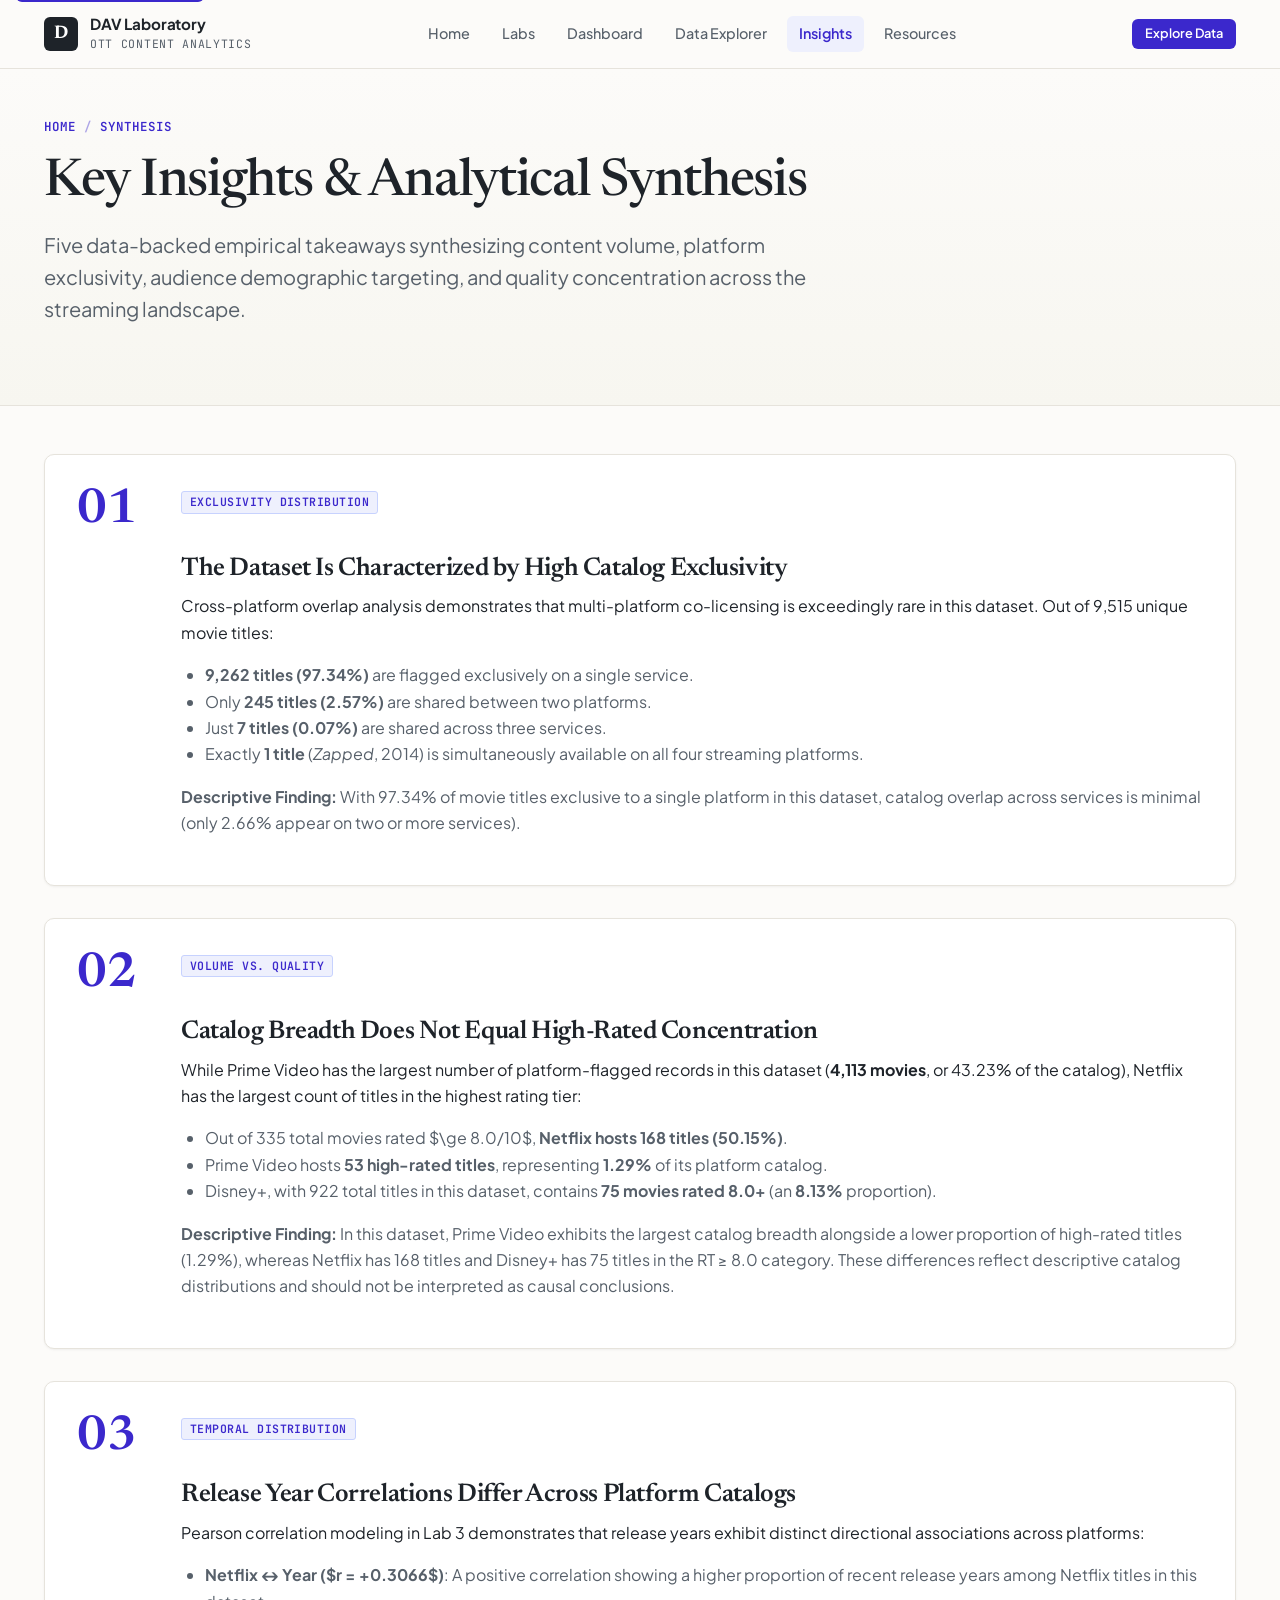
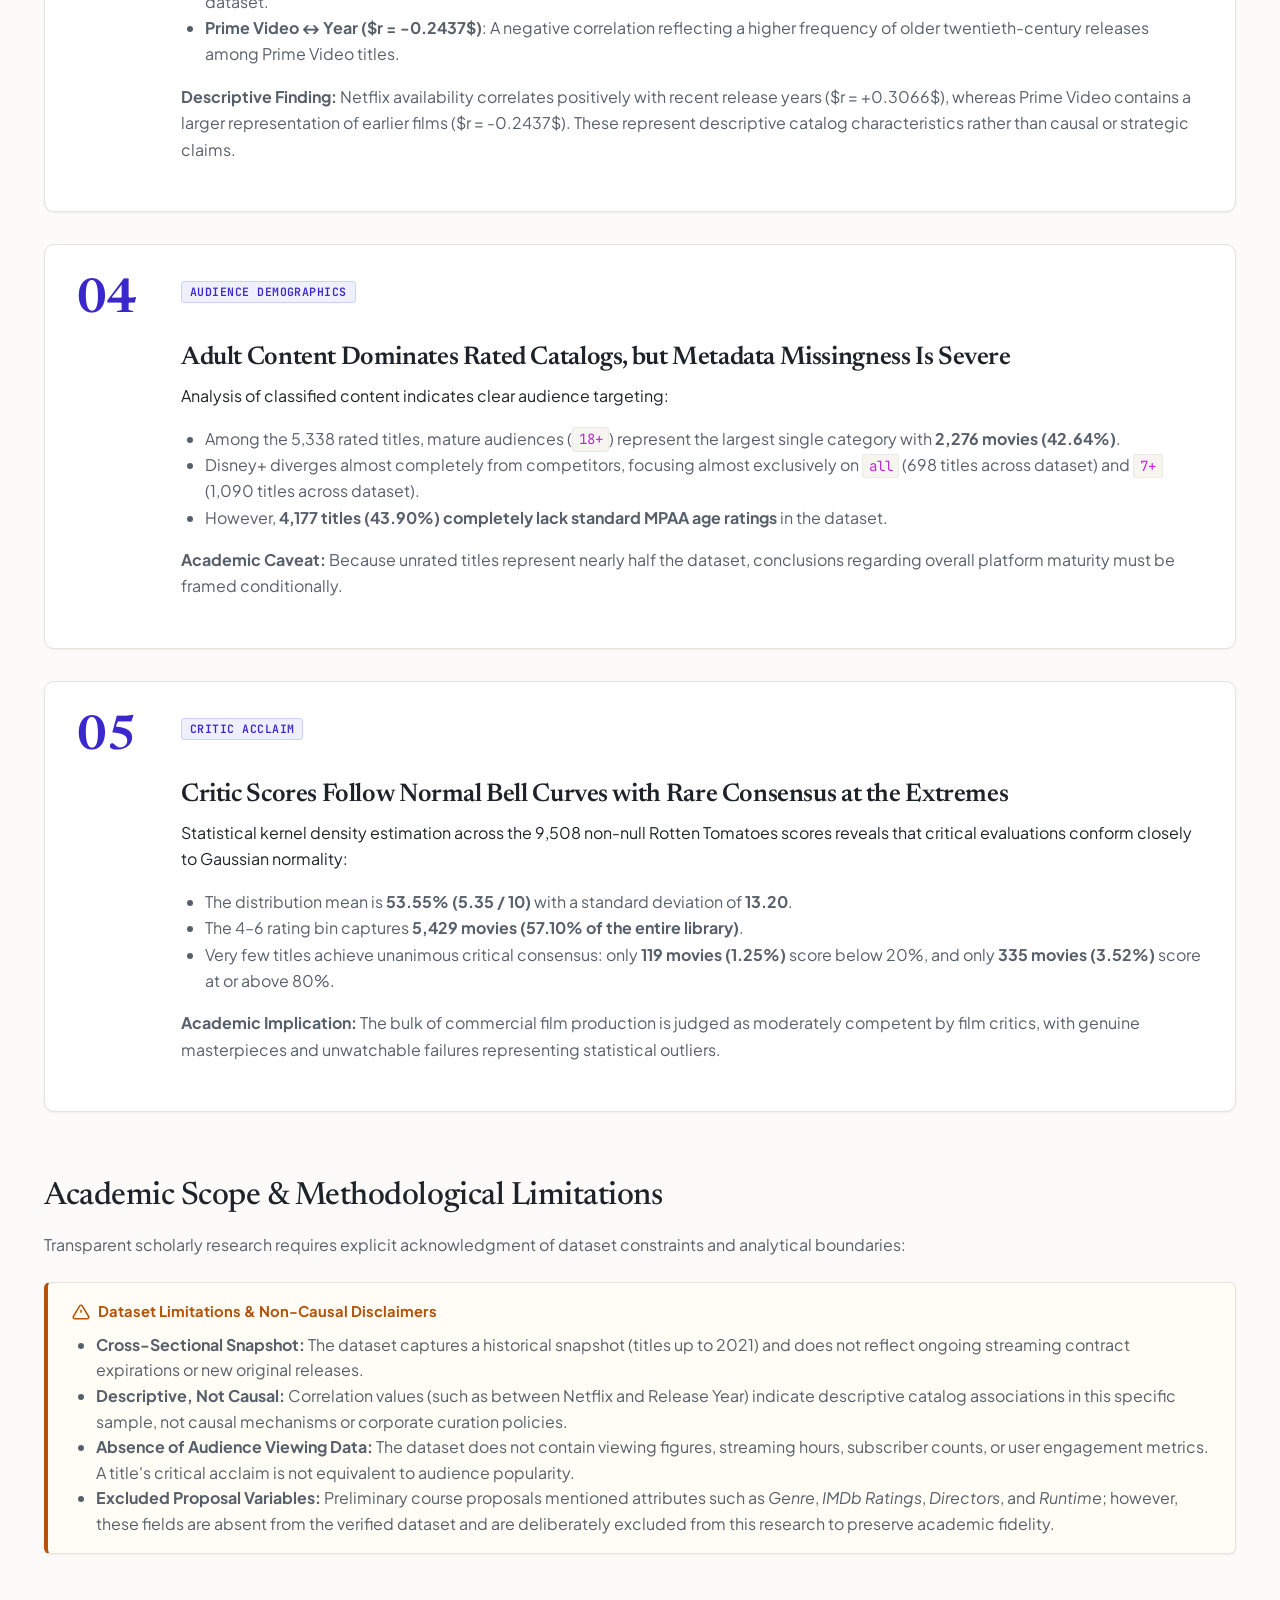
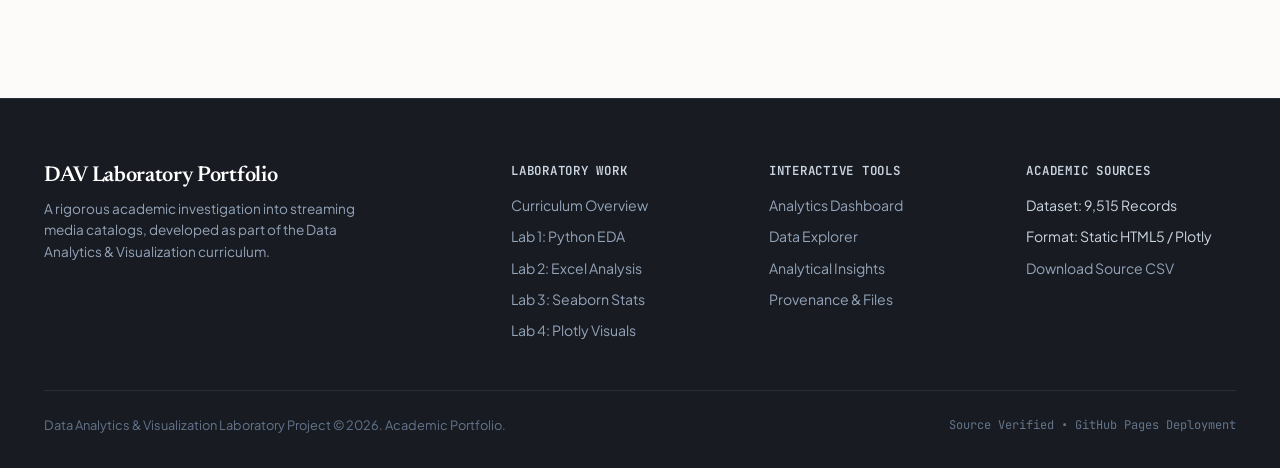
<file: DAV-LAB-WEBSITE/insights.html>
<!DOCTYPE html>
<html lang="en">
<head>
  <meta charset="UTF-8">
  <meta name="viewport" content="width=device-width, initial-scale=1.0">
  <title>Key Insights &amp; Analytical Synthesis | DAV Laboratory Portfolio</title>
  <meta name="description" content="Five evidence-backed empirical conclusions synthesizing content scale, exclusivity, demographic distribution, and quality concentration across streaming services.">
  <link rel="icon" type="image/svg+xml" href="./assets/favicon.svg">
  
  <link rel="stylesheet" href="./css/global.css">
  <link rel="stylesheet" href="./css/components.css">
  <link rel="stylesheet" href="./css/pages.css">

</head>
<body>
  <a href="#main-content" class="skip-link">Skip to main content</a>

  <header class="site-header">
    <div class="container nav-container">
      <a href="./index.html" class="nav-brand" aria-label="DAV Laboratory Home">
        <div class="brand-mark">D</div>
        <div class="brand-info">
          <span class="brand-title">DAV Laboratory</span>
          <span class="brand-subtitle">OTT Content Analytics</span>
        </div>
      </a>
      <nav class="nav-menu" aria-label="Main Navigation">
        <a href="./index.html" class="nav-link">Home</a>
        <a href="./labs.html" class="nav-link">Labs</a>
        <a href="./dashboard.html" class="nav-link">Dashboard</a>
        <a href="./explorer.html" class="nav-link">Data Explorer</a>
        <a href="./insights.html" class="nav-link active">Insights</a>
        <a href="./resources.html" class="nav-link">Resources</a>
      </nav>
      <div class="nav-actions">
        <a href="./explorer.html" class="btn btn-primary btn-sm">Explore Data</a>
        <button class="mobile-toggle" aria-label="Toggle navigation drawer" aria-expanded="false">
          <svg width="20" height="20" viewBox="0 0 24 24" fill="none" stroke="currentColor" stroke-width="2"><path d="M4 6h16M4 12h16M4 18h16"/></svg>
        </button>
      </div>
    </div>
    <div class="mobile-drawer" id="mobile-drawer">
      <ul class="mobile-nav-list">
        <li><a href="./index.html" class="mobile-nav-link">Home</a></li>
        <li><a href="./labs.html" class="mobile-nav-link">Labs Overview</a></li>
        <li><a href="./lab1.html" class="mobile-nav-link" style="padding-left: 24px;">└ Lab 1: Python EDA</a></li>
        <li><a href="./lab2.html" class="mobile-nav-link" style="padding-left: 24px;">└ Lab 2: Excel Dashboard</a></li>
        <li><a href="./lab3.html" class="mobile-nav-link" style="padding-left: 24px;">└ Lab 3: Seaborn Analysis</a></li>
        <li><a href="./lab4.html" class="mobile-nav-link" style="padding-left: 24px;">└ Lab 4: Interactive Plotly Analysis</a></li>
        <li><a href="./dashboard.html" class="mobile-nav-link">Dashboard</a></li>
        <li><a href="./explorer.html" class="mobile-nav-link">Data Explorer</a></li>
        <li><a href="./insights.html" class="mobile-nav-link active">Key Insights</a></li>
        <li><a href="./resources.html" class="mobile-nav-link">Resources &amp; Provenance</a></li>
      </ul>
    </div>
  </header>

  <main id="main-content" class="site-main">
    
    <div class="hero-section" style="padding: var(--space-2xl) 0;">
      <div class="container">
        <div class="hero-kicker">
          <a href="./index.html">Home</a>
          <span style="opacity: 0.4;">/</span>
          <span>Synthesis</span>
        </div>
        <h1 class="hero-title">Key Insights &amp; Analytical Synthesis</h1>
        <p class="hero-subtitle">
          Five data-backed empirical takeaways synthesizing content volume, platform exclusivity, audience demographic targeting, and quality concentration across the streaming landscape.
        </p>
      </div>
    </div>

    <div class="container" style="margin-top: var(--space-2xl);">
      <div class="insights-list">

        <!-- Insight 1 -->
        <article class="insight-card">
          <div class="insight-num">01</div>
          <div>
            <span class="badge badge-accent" style="margin-bottom: var(--space-xs);">Exclusivity Distribution</span>
            <h2 class="insight-title">The Dataset Is Characterized by High Catalog Exclusivity</h2>
            <p>
              Cross-platform overlap analysis demonstrates that multi-platform co-licensing is exceedingly rare in this dataset. Out of 9,515 unique movie titles:
            </p>
            <ul style="margin-left: var(--space-lg); margin-bottom: var(--space-md); color: var(--color-text-muted);">
              <li><strong>9,262 titles (97.34%)</strong> are flagged exclusively on a single service.</li>
              <li>Only <strong>245 titles (2.57%)</strong> are shared between two platforms.</li>
              <li>Just <strong>7 titles (0.07%)</strong> are shared across three services.</li>
              <li>Exactly <strong>1 title</strong> (<em>Zapped</em>, 2014) is simultaneously available on all four streaming platforms.</li>
            </ul>
            <p class="text-muted">
              <strong>Descriptive Finding:</strong> With 97.34% of movie titles exclusive to a single platform in this dataset, catalog overlap across services is minimal (only 2.66% appear on two or more services).
            </p>
          </div>
        </article>

        <!-- Insight 2 -->
        <article class="insight-card">
          <div class="insight-num">02</div>
          <div>
            <span class="badge badge-accent" style="margin-bottom: var(--space-xs);">Volume vs. Quality</span>
            <h2 class="insight-title">Catalog Breadth Does Not Equal High-Rated Concentration</h2>
            <p>
              While Prime Video has the largest number of platform-flagged records in this dataset (<strong>4,113 movies</strong>, or 43.23% of the catalog), Netflix has the largest count of titles in the highest rating tier:
            </p>
            <ul style="margin-left: var(--space-lg); margin-bottom: var(--space-md); color: var(--color-text-muted);">
              <li>Out of 335 total movies rated $\ge 8.0/10$, <strong>Netflix hosts 168 titles (50.15%)</strong>.</li>
              <li>Prime Video hosts <strong>53 high-rated titles</strong>, representing <strong>1.29%</strong> of its platform catalog.</li>
              <li>Disney+, with 922 total titles in this dataset, contains <strong>75 movies rated 8.0+</strong> (an <strong>8.13%</strong> proportion).</li>
            </ul>
            <p class="text-muted">
              <strong>Descriptive Finding:</strong> In this dataset, Prime Video exhibits the largest catalog breadth alongside a lower proportion of high-rated titles (1.29%), whereas Netflix has 168 titles and Disney+ has 75 titles in the RT ≥ 8.0 category. These differences reflect descriptive catalog distributions and should not be interpreted as causal conclusions.
            </p>
          </div>
        </article>

        <!-- Insight 3 -->
        <article class="insight-card">
          <div class="insight-num">03</div>
          <div>
            <span class="badge badge-accent" style="margin-bottom: var(--space-xs);">Temporal Distribution</span>
            <h2 class="insight-title">Release Year Correlations Differ Across Platform Catalogs</h2>
            <p>
              Pearson correlation modeling in Lab 3 demonstrates that release years exhibit distinct directional associations across platforms:
            </p>
            <ul style="margin-left: var(--space-lg); margin-bottom: var(--space-md); color: var(--color-text-muted);">
              <li><strong>Netflix ↔ Year ($r = +0.3066$)</strong>: A positive correlation showing a higher proportion of recent release years among Netflix titles in this dataset.</li>
              <li><strong>Prime Video ↔ Year ($r = -0.2437$)</strong>: A negative correlation reflecting a higher frequency of older twentieth-century releases among Prime Video titles.</li>
            </ul>
            <p class="text-muted">
              <strong>Descriptive Finding:</strong> Netflix availability correlates positively with recent release years ($r = +0.3066$), whereas Prime Video contains a larger representation of earlier films ($r = -0.2437$). These represent descriptive catalog characteristics rather than causal or strategic claims.
            </p>
          </div>
        </article>

        <!-- Insight 4 -->
        <article class="insight-card">
          <div class="insight-num">04</div>
          <div>
            <span class="badge badge-accent" style="margin-bottom: var(--space-xs);">Audience Demographics</span>
            <h2 class="insight-title">Adult Content Dominates Rated Catalogs, but Metadata Missingness Is Severe</h2>
            <p>
              Analysis of classified content indicates clear audience targeting:
            </p>
            <ul style="margin-left: var(--space-lg); margin-bottom: var(--space-md); color: var(--color-text-muted);">
              <li>Among the 5,338 rated titles, mature audiences (<code>18+</code>) represent the largest single category with <strong>2,276 movies (42.64%)</strong>.</li>
              <li>Disney+ diverges almost completely from competitors, focusing almost exclusively on <code>all</code> (698 titles across dataset) and <code>7+</code> (1,090 titles across dataset).</li>
              <li>However, <strong>4,177 titles (43.90%) completely lack standard MPAA age ratings</strong> in the dataset.</li>
            </ul>
            <p class="text-muted">
              <strong>Academic Caveat:</strong> Because unrated titles represent nearly half the dataset, conclusions regarding overall platform maturity must be framed conditionally.
            </p>
          </div>
        </article>

        <!-- Insight 5 -->
        <article class="insight-card">
          <div class="insight-num">05</div>
          <div>
            <span class="badge badge-accent" style="margin-bottom: var(--space-xs);">Critic Acclaim</span>
            <h2 class="insight-title">Critic Scores Follow Normal Bell Curves with Rare Consensus at the Extremes</h2>
            <p>
              Statistical kernel density estimation across the 9,508 non-null Rotten Tomatoes scores reveals that critical evaluations conform closely to Gaussian normality:
            </p>
            <ul style="margin-left: var(--space-lg); margin-bottom: var(--space-md); color: var(--color-text-muted);">
              <li>The distribution mean is <strong>53.55% (5.35 / 10)</strong> with a standard deviation of <strong>13.20</strong>.</li>
              <li>The 4–6 rating bin captures <strong>5,429 movies (57.10% of the entire library)</strong>.</li>
              <li>Very few titles achieve unanimous critical consensus: only <strong>119 movies (1.25%)</strong> score below 20%, and only <strong>335 movies (3.52%)</strong> score at or above 80%.</li>
            </ul>
            <p class="text-muted">
              <strong>Academic Implication:</strong> The bulk of commercial film production is judged as moderately competent by film critics, with genuine masterpieces and unwatchable failures representing statistical outliers.
            </p>
          </div>
        </article>

      </div>

      <!-- Academic Limitations & Non-Causal Guardrails -->
      <div style="margin-top: var(--space-3xl); margin-bottom: var(--space-2xl);">
        <h2>Academic Scope &amp; Methodological Limitations</h2>
        <p class="text-muted">
          Transparent scholarly research requires explicit acknowledgment of dataset constraints and analytical boundaries:
        </p>

        <div class="callout-box callout-warning">
          <div class="callout-title">
            <svg width="18" height="18" viewBox="0 0 24 24" fill="none" stroke="currentColor" stroke-width="2"><path d="M10.29 3.86L1.82 18a2 2 0 001.71 3h16.94a2 2 0 001.71-3L13.71 3.86a2 2 0 00-3.42 0zM12 9v4M12 17h.01"/></svg>
            Dataset Limitations &amp; Non-Causal Disclaimers
          </div>
          <ul style="margin-left: var(--space-lg); color: var(--color-text-muted); line-height: 1.6;">
            <li><strong>Cross-Sectional Snapshot:</strong> The dataset captures a historical snapshot (titles up to 2021) and does not reflect ongoing streaming contract expirations or new original releases.</li>
            <li><strong>Descriptive, Not Causal:</strong> Correlation values (such as between Netflix and Release Year) indicate descriptive catalog associations in this specific sample, not causal mechanisms or corporate curation policies.</li>
            <li><strong>Absence of Audience Viewing Data:</strong> The dataset does not contain viewing figures, streaming hours, subscriber counts, or user engagement metrics. A title's critical acclaim is not equivalent to audience popularity.</li>
            <li><strong>Excluded Proposal Variables:</strong> Preliminary course proposals mentioned attributes such as <em>Genre</em>, <em>IMDb Ratings</em>, <em>Directors</em>, and <em>Runtime</em>; however, these fields are absent from the verified dataset and are deliberately excluded from this research to preserve academic fidelity.</li>
          </ul>
        </div>
      </div>

    </div>
  </main>

  <footer class="site-footer">
    <div class="container">
      <div class="footer-grid">
        <div class="footer-brand">
          <h4>DAV Laboratory Portfolio</h4>
          <p style="color: #94a3b8; font-size: 0.85rem; max-width: 320px; line-height: 1.6;">
            A rigorous academic investigation into streaming media catalogs, developed as part of the Data Analytics &amp; Visualization curriculum.
          </p>
        </div>
        <div class="footer-col">
          <h5>Laboratory Work</h5>
          <ul class="footer-list">
            <li><a href="./labs.html">Curriculum Overview</a></li>
            <li><a href="./lab1.html">Lab 1: Python EDA</a></li>
            <li><a href="./lab2.html">Lab 2: Excel Analysis</a></li>
            <li><a href="./lab3.html">Lab 3: Seaborn Stats</a></li>
            <li><a href="./lab4.html">Lab 4: Plotly Visuals</a></li>
          </ul>
        </div>
        <div class="footer-col">
          <h5>Interactive Tools</h5>
          <ul class="footer-list">
            <li><a href="./dashboard.html">Analytics Dashboard</a></li>
            <li><a href="./explorer.html">Data Explorer</a></li>
            <li><a href="./insights.html">Analytical Insights</a></li>
            <li><a href="./resources.html">Provenance &amp; Files</a></li>
          </ul>
        </div>
        <div class="footer-col">
          <h5>Academic Sources</h5>
          <ul class="footer-list">
            <li><span style="color: #cbd5e1;">Dataset: 9,515 Records</span></li>
            <li><span style="color: #cbd5e1;">Format: Static HTML5 / Plotly</span></li>
            <li><a href="./resources.html">Download Source CSV</a></li>
          </ul>
        </div>
      </div>

      <div class="footer-bottom">
        <div>Data Analytics &amp; Visualization Laboratory Project © 2026. Academic Portfolio.</div>
        <div style="font-family: var(--font-mono); font-size: 0.75rem;">Source Verified • GitHub Pages Deployment</div>
      </div>
    </div>
  </footer>

  <script src="./js/app.js"></script>
</body>
</html>
</file>
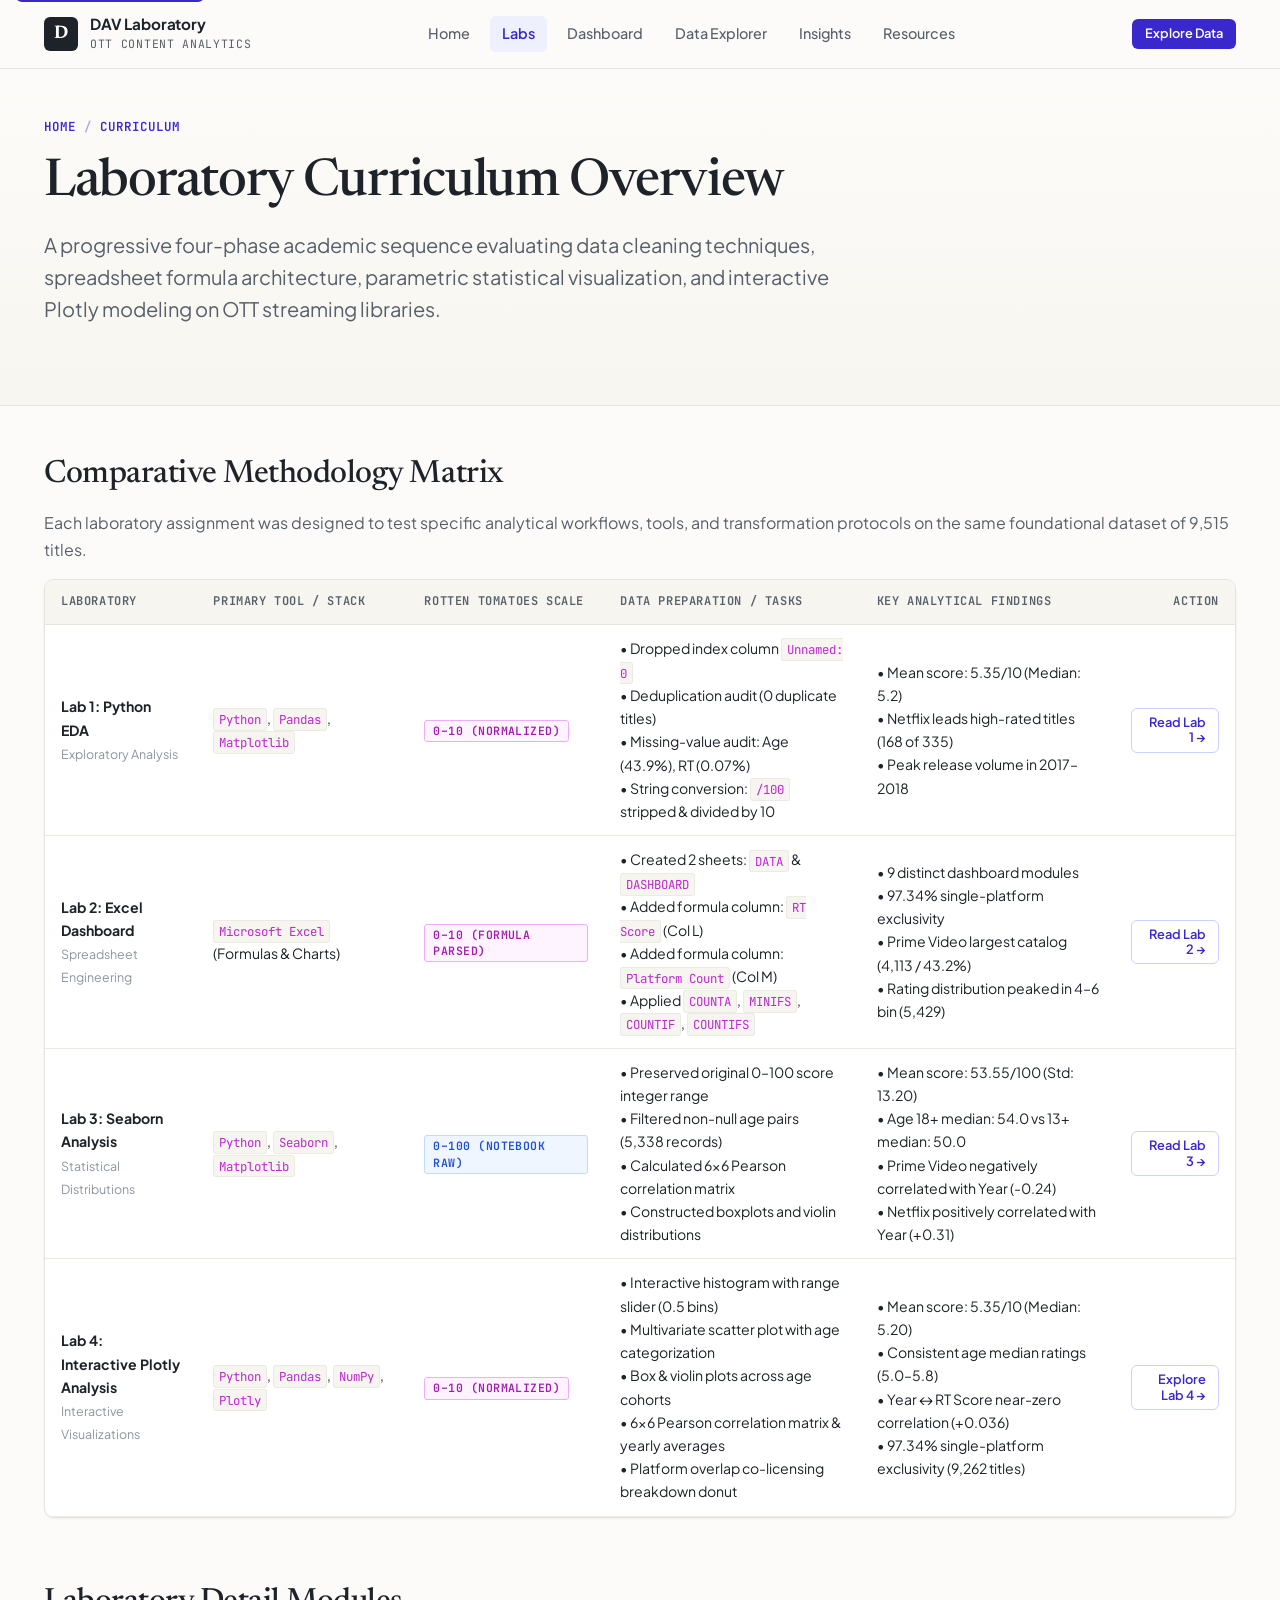
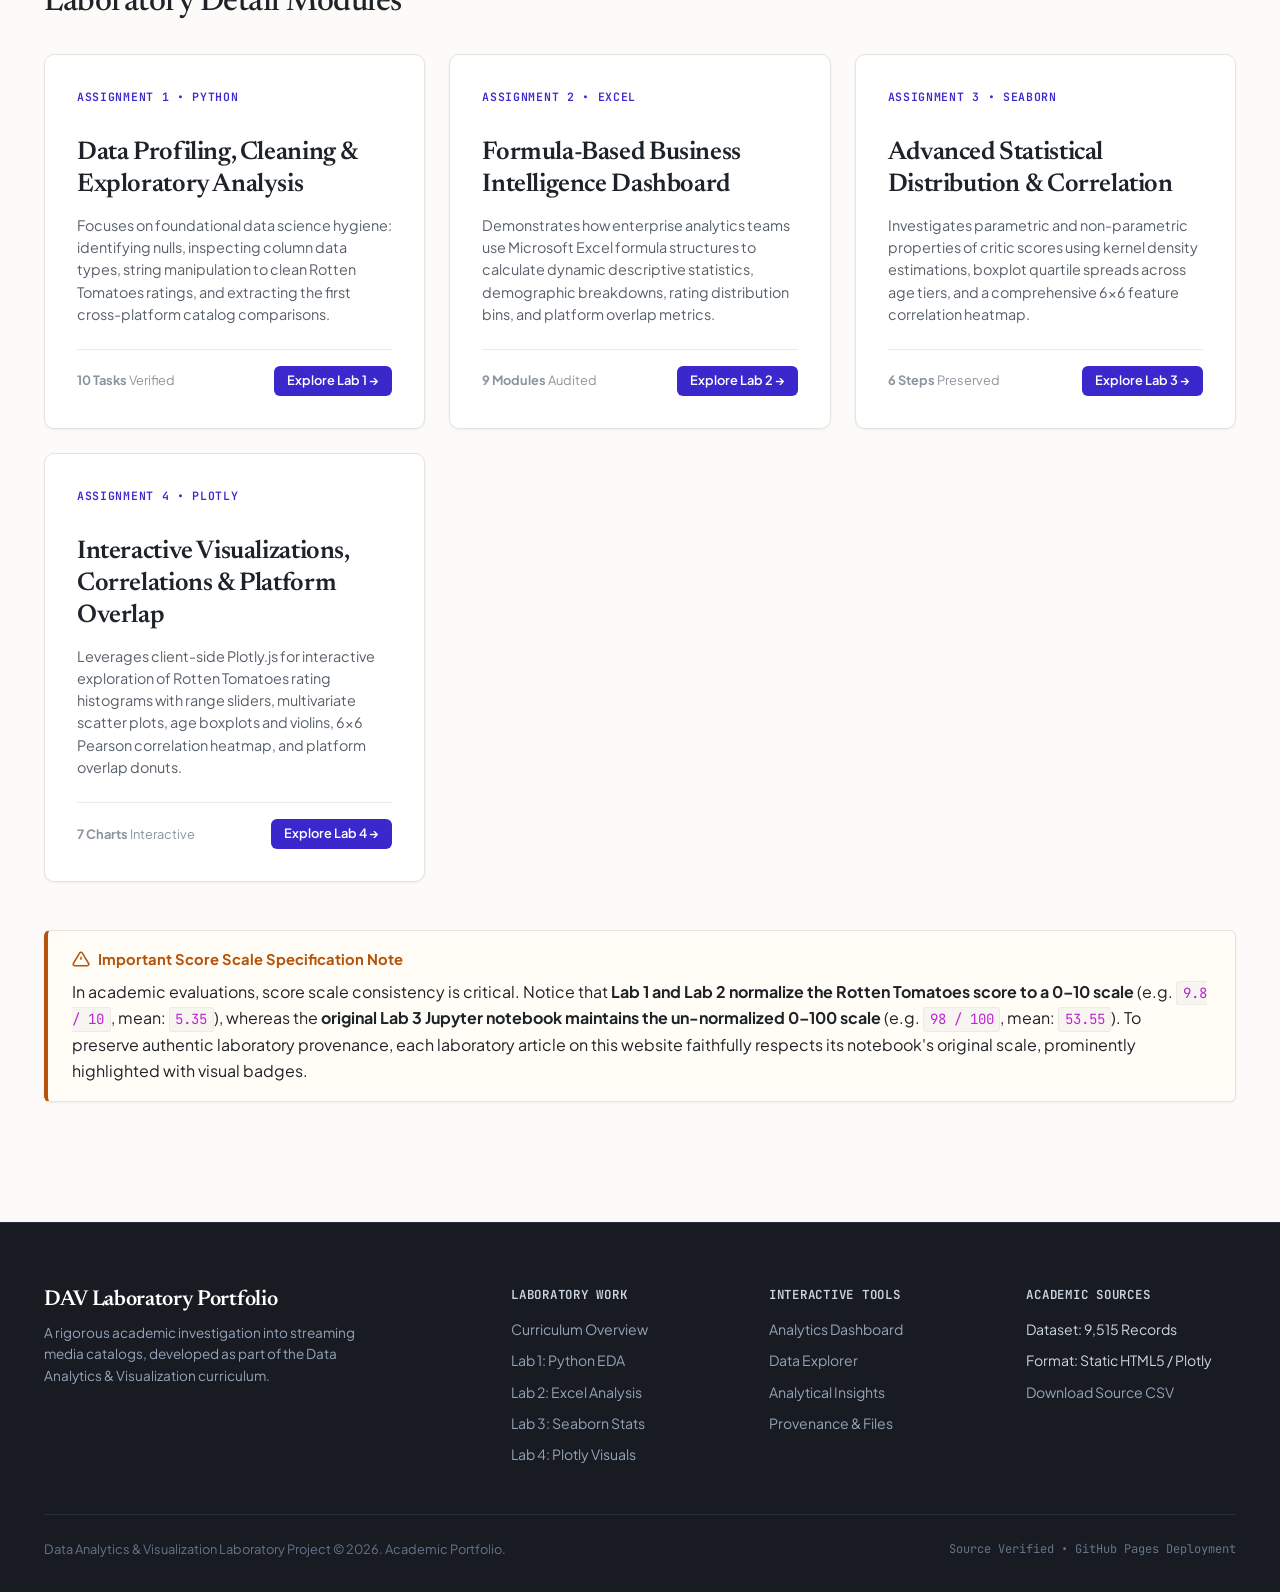
<file: DAV-LAB-WEBSITE/labs.html>
<!DOCTYPE html>
<html lang="en">
<head>
  <meta charset="UTF-8">
  <meta name="viewport" content="width=device-width, initial-scale=1.0">
  <title>Laboratory Curriculum Overview | DAV Laboratory Portfolio</title>
  <meta name="description" content="Overview of the three sequential laboratory assignments in the Data Analytics & Visualization curriculum analyzing OTT movie streaming data.">
  <link rel="icon" type="image/svg+xml" href="./assets/favicon.svg">
  
  <link rel="stylesheet" href="./css/global.css">
  <link rel="stylesheet" href="./css/components.css">
  <link rel="stylesheet" href="./css/pages.css">

</head>
<body>
  <a href="#main-content" class="skip-link">Skip to main content</a>

  <header class="site-header">
    <div class="container nav-container">
      <a href="./index.html" class="nav-brand" aria-label="DAV Laboratory Home">
        <div class="brand-mark">D</div>
        <div class="brand-info">
          <span class="brand-title">DAV Laboratory</span>
          <span class="brand-subtitle">OTT Content Analytics</span>
        </div>
      </a>
      <nav class="nav-menu" aria-label="Main Navigation">
        <a href="./index.html" class="nav-link">Home</a>
        <a href="./labs.html" class="nav-link active">Labs</a>
        <a href="./dashboard.html" class="nav-link">Dashboard</a>
        <a href="./explorer.html" class="nav-link">Data Explorer</a>
        <a href="./insights.html" class="nav-link">Insights</a>
        <a href="./resources.html" class="nav-link">Resources</a>
      </nav>
      <div class="nav-actions">
        <a href="./explorer.html" class="btn btn-primary btn-sm">Explore Data</a>
        <button class="mobile-toggle" aria-label="Toggle navigation drawer" aria-expanded="false">
          <svg width="20" height="20" viewBox="0 0 24 24" fill="none" stroke="currentColor" stroke-width="2"><path d="M4 6h16M4 12h16M4 18h16"/></svg>
        </button>
      </div>
    </div>
    <div class="mobile-drawer" id="mobile-drawer">
      <ul class="mobile-nav-list">
        <li><a href="./index.html" class="mobile-nav-link">Home</a></li>
        <li><a href="./labs.html" class="mobile-nav-link active">Labs Overview</a></li>
        <li><a href="./lab1.html" class="mobile-nav-link" style="padding-left: 24px;">└ Lab 1: Python EDA</a></li>
        <li><a href="./lab2.html" class="mobile-nav-link" style="padding-left: 24px;">└ Lab 2: Excel Dashboard</a></li>
        <li><a href="./lab3.html" class="mobile-nav-link" style="padding-left: 24px;">└ Lab 3: Seaborn Analysis</a></li>
        <li><a href="./lab4.html" class="mobile-nav-link" style="padding-left: 24px;">└ Lab 4: Interactive Plotly Analysis</a></li>
        <li><a href="./dashboard.html" class="mobile-nav-link">Dashboard</a></li>
        <li><a href="./explorer.html" class="mobile-nav-link">Data Explorer</a></li>
        <li><a href="./insights.html" class="mobile-nav-link">Key Insights</a></li>
        <li><a href="./resources.html" class="mobile-nav-link">Resources &amp; Provenance</a></li>
      </ul>
    </div>
  </header>

  <main id="main-content" class="site-main">
    <div class="hero-section" style="padding: var(--space-2xl) 0;">
      <div class="container">
        <div class="hero-kicker">
          <a href="./index.html">Home</a>
          <span style="opacity: 0.4;">/</span>
          <span>Curriculum</span>
        </div>
        <h1 class="hero-title">Laboratory Curriculum Overview</h1>
        <p class="hero-subtitle">
          A progressive four-phase academic sequence evaluating data cleaning techniques, spreadsheet formula architecture, parametric statistical visualization, and interactive Plotly modeling on OTT streaming libraries.
        </p>
      </div>
    </div>

    <div class="container" style="margin-top: var(--space-2xl);">
      <h2>Comparative Methodology Matrix</h2>
      <p class="text-muted">
        Each laboratory assignment was designed to test specific analytical workflows, tools, and transformation protocols on the same foundational dataset of 9,515 titles.
      </p>

      <div class="editorial-table-wrap">
        <table class="editorial-table">
          <thead>
            <tr>
              <th>Laboratory</th>
              <th>Primary Tool / Stack</th>
              <th>Rotten Tomatoes Scale</th>
              <th>Data Preparation / Tasks</th>
              <th>Key Analytical Findings</th>
              <th style="text-align: right;">Action</th>
            </tr>
          </thead>
          <tbody>
            <tr>
              <td>
                <strong>Lab 1: Python EDA</strong><br>
                <span class="text-subtle" style="font-size: 0.78rem;">Exploratory Analysis</span>
              </td>
              <td><code>Python</code>, <code>Pandas</code>, <code>Matplotlib</code></td>
              <td><span class="badge badge-scale">0–10 (Normalized)</span></td>
              <td>
                • Dropped index column <code>Unnamed: 0</code><br>
                • Deduplication audit (0 duplicate titles)<br>
                • Missing-value audit: Age (43.9%), RT (0.07%)<br>
                • String conversion: <code>/100</code> stripped &amp; divided by 10
              </td>
              <td>
                • Mean score: 5.35/10 (Median: 5.2)<br>
                • Netflix leads high-rated titles (168 of 335)<br>
                • Peak release volume in 2017–2018
              </td>
              <td style="text-align: right;">
                <a href="./lab1.html" class="btn btn-outline btn-sm">Read Lab 1 →</a>
              </td>
            </tr>
            <tr>
              <td>
                <strong>Lab 2: Excel Dashboard</strong><br>
                <span class="text-subtle" style="font-size: 0.78rem;">Spreadsheet Engineering</span>
              </td>
              <td><code>Microsoft Excel</code> (Formulas &amp; Charts)</td>
              <td><span class="badge badge-scale">0–10 (Formula Parsed)</span></td>
              <td>
                • Created 2 sheets: <code>DATA</code> &amp; <code>DASHBOARD</code><br>
                • Added formula column: <code>RT Score</code> (Col L)<br>
                • Added formula column: <code>Platform Count</code> (Col M)<br>
                • Applied <code>COUNTA</code>, <code>MINIFS</code>, <code>COUNTIF</code>, <code>COUNTIFS</code>
              </td>
              <td>
                • 9 distinct dashboard modules<br>
                • 97.34% single-platform exclusivity<br>
                • Prime Video largest catalog (4,113 / 43.2%)<br>
                • Rating distribution peaked in 4–6 bin (5,429)
              </td>
              <td style="text-align: right;">
                <a href="./lab2.html" class="btn btn-outline btn-sm">Read Lab 2 →</a>
              </td>
            </tr>
            <tr>
              <td>
                <strong>Lab 3: Seaborn Analysis</strong><br>
                <span class="text-subtle" style="font-size: 0.78rem;">Statistical Distributions</span>
              </td>
              <td><code>Python</code>, <code>Seaborn</code>, <code>Matplotlib</code></td>
              <td><span class="badge badge-scale-alt">0–100 (Notebook Raw)</span></td>
              <td>
                • Preserved original 0–100 score integer range<br>
                • Filtered non-null age pairs (5,338 records)<br>
                • Calculated 6×6 Pearson correlation matrix<br>
                • Constructed boxplots and violin distributions
              </td>
              <td>
                • Mean score: 53.55/100 (Std: 13.20)<br>
                • Age 18+ median: 54.0 vs 13+ median: 50.0<br>
                • Prime Video negatively correlated with Year (-0.24)<br>
                • Netflix positively correlated with Year (+0.31)
              </td>
              <td style="text-align: right;">
                <a href="./lab3.html" class="btn btn-outline btn-sm">Read Lab 3 →</a>
              </td>
            </tr>
            <tr>
              <td>
                <strong>Lab 4: Interactive Plotly Analysis</strong><br>
                <span class="text-subtle" style="font-size: 0.78rem;">Interactive Visualizations</span>
              </td>
              <td><code>Python</code>, <code>Pandas</code>, <code>NumPy</code>, <code>Plotly</code></td>
              <td><span class="badge badge-scale">0–10 (Normalized)</span></td>
              <td>
                • Interactive histogram with range slider (0.5 bins)<br>
                • Multivariate scatter plot with age categorization<br>
                • Box &amp; violin plots across age cohorts<br>
                • 6×6 Pearson correlation matrix &amp; yearly averages<br>
                • Platform overlap co-licensing breakdown donut
              </td>
              <td>
                • Mean score: 5.35/10 (Median: 5.20)<br>
                • Consistent age median ratings (5.0–5.8)<br>
                • Year ↔ RT Score near-zero correlation (+0.036)<br>
                • 97.34% single-platform exclusivity (9,262 titles)
              </td>
              <td style="text-align: right;">
                <a href="./lab4.html" class="btn btn-outline btn-sm">Explore Lab 4 →</a>
              </td>
            </tr>
          </tbody>
        </table>
      </div>

      <!-- Detail Cards Grid -->
      <div style="margin-top: var(--space-3xl);">
        <h2>Laboratory Detail Modules</h2>
        <div class="lab-cards-grid">
          <!-- Card 1 -->
          <div class="lab-card">
            <div class="lab-card-top">
              <span class="lab-card-tag">Assignment 1 • Python</span>
              <h3 class="lab-card-title">Data Profiling, Cleaning &amp; Exploratory Analysis</h3>
              <p class="lab-card-desc">
                Focuses on foundational data science hygiene: identifying nulls, inspecting column data types, string manipulation to clean Rotten Tomatoes ratings, and extracting the first cross-platform catalog comparisons.
              </p>
            </div>
            <div class="lab-card-meta">
              <span><strong>10 Tasks</strong> Verified</span>
              <a href="./lab1.html" class="btn btn-primary btn-sm">Explore Lab 1 →</a>
            </div>
          </div>

          <!-- Card 2 -->
          <div class="lab-card">
            <div class="lab-card-top">
              <span class="lab-card-tag">Assignment 2 • Excel</span>
              <h3 class="lab-card-title">Formula-Based Business Intelligence Dashboard</h3>
              <p class="lab-card-desc">
                Demonstrates how enterprise analytics teams use Microsoft Excel formula structures to calculate dynamic descriptive statistics, demographic breakdowns, rating distribution bins, and platform overlap metrics.
              </p>
            </div>
            <div class="lab-card-meta">
              <span><strong>9 Modules</strong> Audited</span>
              <a href="./lab2.html" class="btn btn-primary btn-sm">Explore Lab 2 →</a>
            </div>
          </div>

          <!-- Card 3 -->
          <div class="lab-card">
            <div class="lab-card-top">
              <span class="lab-card-tag">Assignment 3 • Seaborn</span>
              <h3 class="lab-card-title">Advanced Statistical Distribution &amp; Correlation</h3>
              <p class="lab-card-desc">
                Investigates parametric and non-parametric properties of critic scores using kernel density estimations, boxplot quartile spreads across age tiers, and a comprehensive 6×6 feature correlation heatmap.
              </p>
            </div>
            <div class="lab-card-meta">
              <span><strong>6 Steps</strong> Preserved</span>
              <a href="./lab3.html" class="btn btn-primary btn-sm">Explore Lab 3 →</a>
            </div>
          </div>

          <!-- Card 4 -->
          <div class="lab-card">
            <div class="lab-card-top">
              <span class="lab-card-tag">Assignment 4 • Plotly</span>
              <h3 class="lab-card-title">Interactive Visualizations, Correlations &amp; Platform Overlap</h3>
              <p class="lab-card-desc">
                Leverages client-side Plotly.js for interactive exploration of Rotten Tomatoes rating histograms with range sliders, multivariate scatter plots, age boxplots and violins, 6×6 Pearson correlation heatmap, and platform overlap donuts.
              </p>
            </div>
            <div class="lab-card-meta">
              <span><strong>7 Charts</strong> Interactive</span>
              <a href="./lab4.html" class="btn btn-primary btn-sm">Explore Lab 4 →</a>
            </div>
          </div>
        </div>
      </div>

      <!-- Score Scale Caveat Callout -->
      <div class="callout-box callout-warning" style="margin-top: var(--space-2xl);">
        <div class="callout-title">
          <svg width="18" height="18" viewBox="0 0 24 24" fill="none" stroke="currentColor" stroke-width="2"><path d="M10.29 3.86L1.82 18a2 2 0 001.71 3h16.94a2 2 0 001.71-3L13.71 3.86a2 2 0 00-3.42 0zM12 9v4M12 17h.01"/></svg>
          Important Score Scale Specification Note
        </div>
        <p>
          In academic evaluations, score scale consistency is critical. Notice that <strong>Lab 1 and Lab 2 normalize the Rotten Tomatoes score to a 0–10 scale</strong> (e.g. <code>9.8 / 10</code>, mean: <code>5.35</code>), whereas the <strong>original Lab 3 Jupyter notebook maintains the un-normalized 0–100 scale</strong> (e.g. <code>98 / 100</code>, mean: <code>53.55</code>). 
          To preserve authentic laboratory provenance, each laboratory article on this website faithfully respects its notebook's original scale, prominently highlighted with visual badges.
        </p>
      </div>

    </div>
  </main>

  <footer class="site-footer">
    <div class="container">
      <div class="footer-grid">
        <div class="footer-brand">
          <h4>DAV Laboratory Portfolio</h4>
          <p style="color: #94a3b8; font-size: 0.85rem; max-width: 320px; line-height: 1.6;">
            A rigorous academic investigation into streaming media catalogs, developed as part of the Data Analytics &amp; Visualization curriculum.
          </p>
        </div>
        <div class="footer-col">
          <h5>Laboratory Work</h5>
          <ul class="footer-list">
            <li><a href="./labs.html">Curriculum Overview</a></li>
            <li><a href="./lab1.html">Lab 1: Python EDA</a></li>
            <li><a href="./lab2.html">Lab 2: Excel Analysis</a></li>
            <li><a href="./lab3.html">Lab 3: Seaborn Stats</a></li>
            <li><a href="./lab4.html">Lab 4: Plotly Visuals</a></li>
          </ul>
        </div>
        <div class="footer-col">
          <h5>Interactive Tools</h5>
          <ul class="footer-list">
            <li><a href="./dashboard.html">Analytics Dashboard</a></li>
            <li><a href="./explorer.html">Data Explorer</a></li>
            <li><a href="./insights.html">Analytical Insights</a></li>
            <li><a href="./resources.html">Provenance &amp; Files</a></li>
          </ul>
        </div>
        <div class="footer-col">
          <h5>Academic Sources</h5>
          <ul class="footer-list">
            <li><span style="color: #cbd5e1;">Dataset: 9,515 Records</span></li>
            <li><span style="color: #cbd5e1;">Format: Static HTML5 / Plotly</span></li>
            <li><a href="./resources.html">Download Source CSV</a></li>
          </ul>
        </div>
      </div>

      <div class="footer-bottom">
        <div>Data Analytics &amp; Visualization Laboratory Project © 2026. Academic Portfolio.</div>
        <div style="font-family: var(--font-mono); font-size: 0.75rem;">Source Verified • GitHub Pages Deployment</div>
      </div>
    </div>
  </footer>

  <script src="./js/app.js"></script>
</body>
</html>
</file>
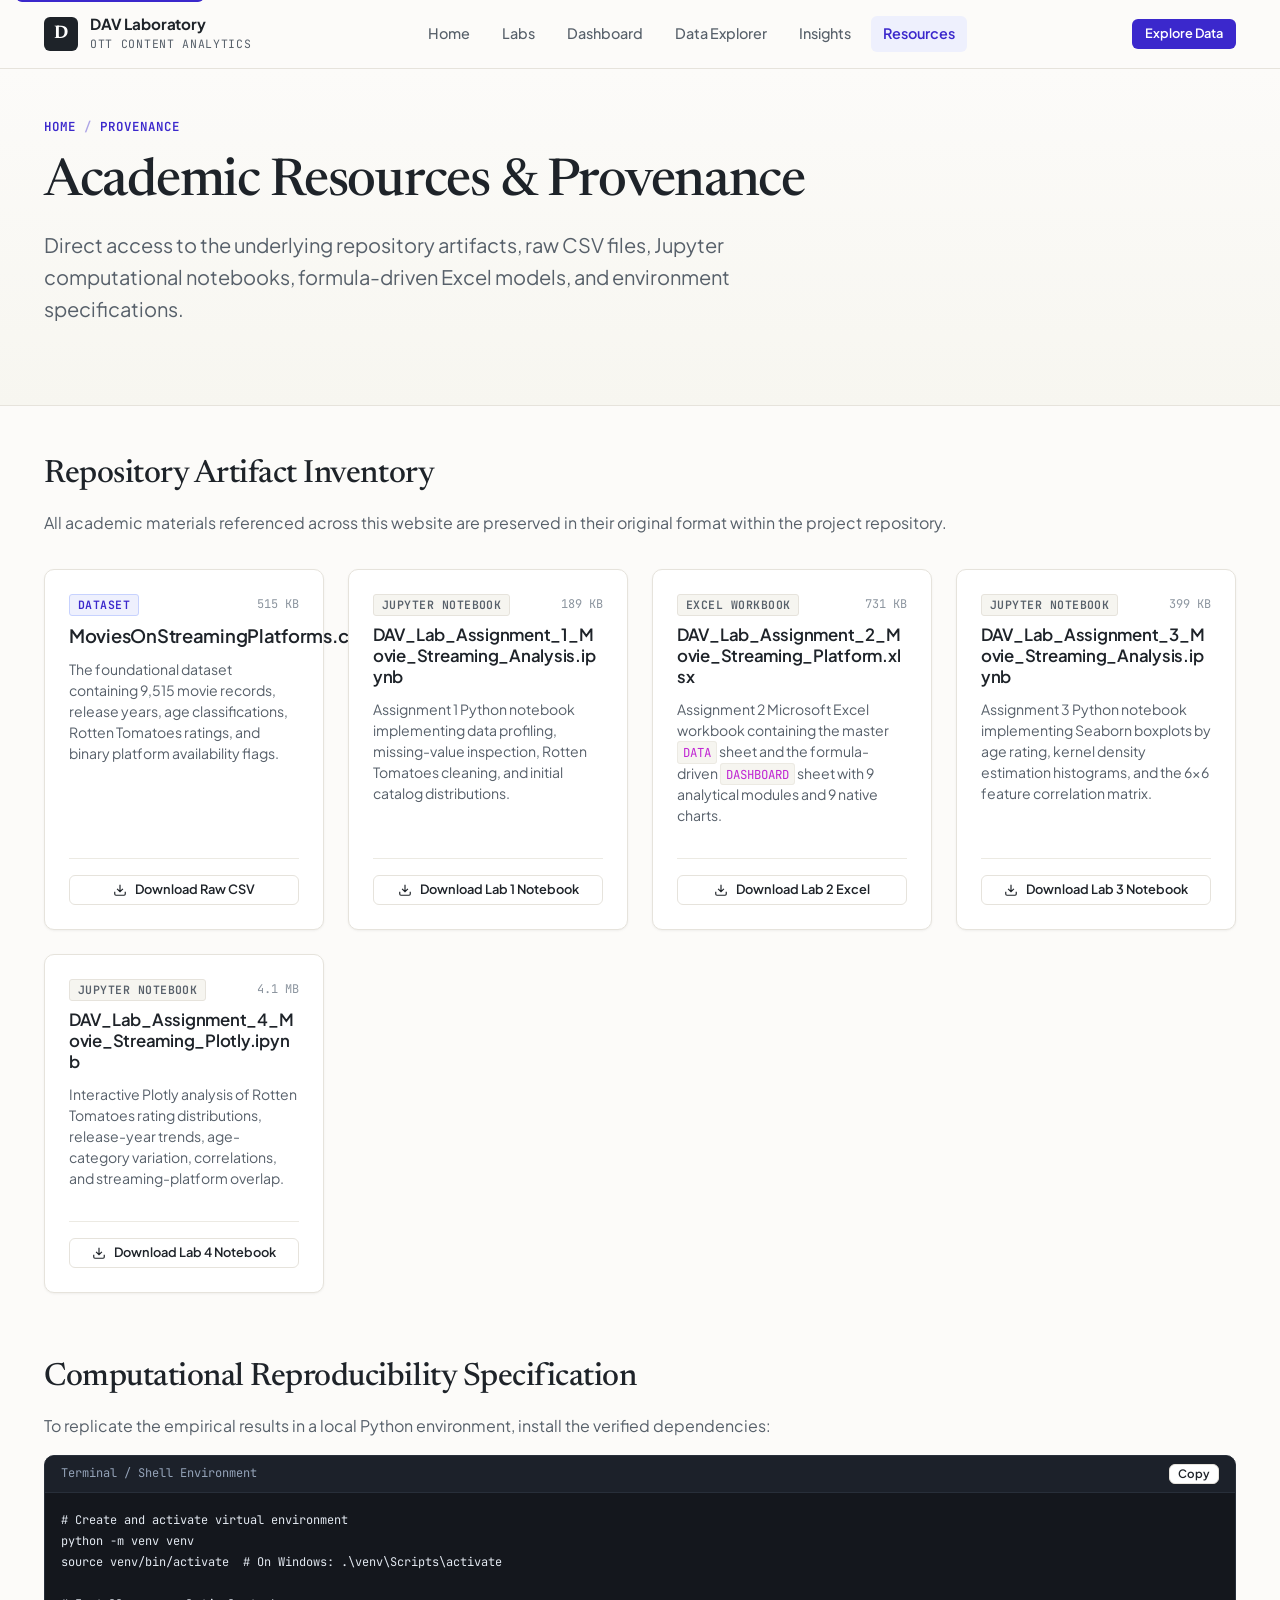
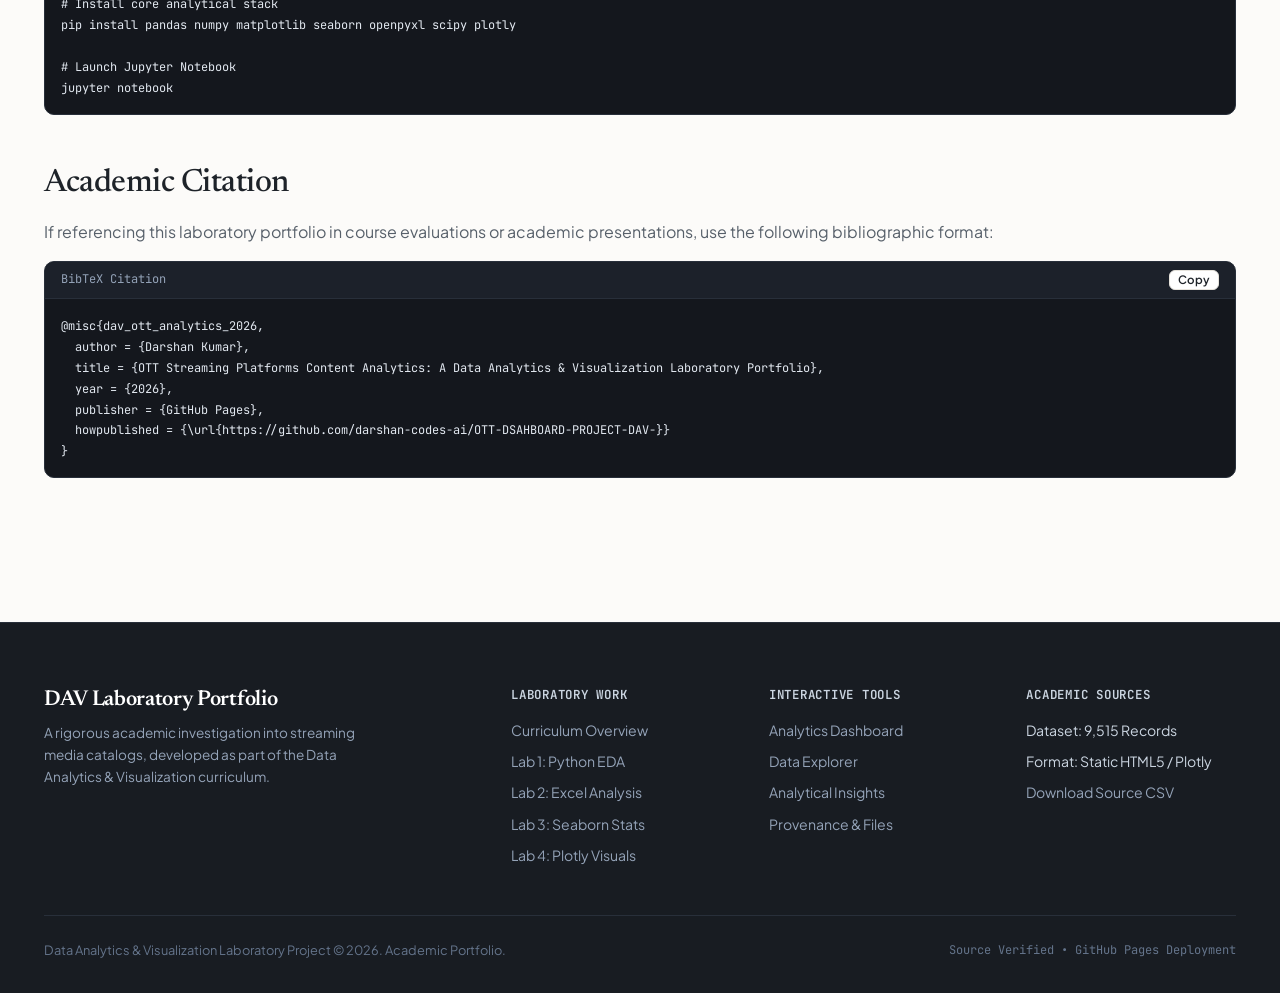
<file: DAV-LAB-WEBSITE/resources.html>
<!DOCTYPE html>
<html lang="en">
<head>
  <meta charset="UTF-8">
  <meta name="viewport" content="width=device-width, initial-scale=1.0">
  <title>Resources &amp; Academic Provenance | DAV Laboratory Portfolio</title>
  <meta name="description" content="Access all verified academic source materials, Jupyter notebooks, Excel workbooks, raw CSV dataset, and reproducibility guidelines.">
  <link rel="icon" type="image/svg+xml" href="./assets/favicon.svg">
  
  <link rel="stylesheet" href="./css/global.css">
  <link rel="stylesheet" href="./css/components.css">
  <link rel="stylesheet" href="./css/pages.css">

</head>
<body>
  <a href="#main-content" class="skip-link">Skip to main content</a>

  <header class="site-header">
    <div class="container nav-container">
      <a href="./index.html" class="nav-brand" aria-label="DAV Laboratory Home">
        <div class="brand-mark">D</div>
        <div class="brand-info">
          <span class="brand-title">DAV Laboratory</span>
          <span class="brand-subtitle">OTT Content Analytics</span>
        </div>
      </a>
      <nav class="nav-menu" aria-label="Main Navigation">
        <a href="./index.html" class="nav-link">Home</a>
        <a href="./labs.html" class="nav-link">Labs</a>
        <a href="./dashboard.html" class="nav-link">Dashboard</a>
        <a href="./explorer.html" class="nav-link">Data Explorer</a>
        <a href="./insights.html" class="nav-link">Insights</a>
        <a href="./resources.html" class="nav-link active">Resources</a>
      </nav>
      <div class="nav-actions">
        <a href="./explorer.html" class="btn btn-primary btn-sm">Explore Data</a>
        <button class="mobile-toggle" aria-label="Toggle navigation drawer" aria-expanded="false">
          <svg width="20" height="20" viewBox="0 0 24 24" fill="none" stroke="currentColor" stroke-width="2"><path d="M4 6h16M4 12h16M4 18h16"/></svg>
        </button>
      </div>
    </div>
    <div class="mobile-drawer" id="mobile-drawer">
      <ul class="mobile-nav-list">
        <li><a href="./index.html" class="mobile-nav-link">Home</a></li>
        <li><a href="./labs.html" class="mobile-nav-link">Labs Overview</a></li>
        <li><a href="./lab1.html" class="mobile-nav-link" style="padding-left: 24px;">└ Lab 1: Python EDA</a></li>
        <li><a href="./lab2.html" class="mobile-nav-link" style="padding-left: 24px;">└ Lab 2: Excel Dashboard</a></li>
        <li><a href="./lab3.html" class="mobile-nav-link" style="padding-left: 24px;">└ Lab 3: Seaborn Analysis</a></li>
        <li><a href="./lab4.html" class="mobile-nav-link" style="padding-left: 24px;">└ Lab 4: Interactive Plotly Analysis</a></li>
        <li><a href="./dashboard.html" class="mobile-nav-link">Dashboard</a></li>
        <li><a href="./explorer.html" class="mobile-nav-link">Data Explorer</a></li>
        <li><a href="./insights.html" class="mobile-nav-link">Key Insights</a></li>
        <li><a href="./resources.html" class="mobile-nav-link active">Resources &amp; Provenance</a></li>
      </ul>
    </div>
  </header>

  <main id="main-content" class="site-main">
    
    <div class="hero-section" style="padding: var(--space-2xl) 0;">
      <div class="container">
        <div class="hero-kicker">
          <a href="./index.html">Home</a>
          <span style="opacity: 0.4;">/</span>
          <span>Provenance</span>
        </div>
        <h1 class="hero-title">Academic Resources &amp; Provenance</h1>
        <p class="hero-subtitle">
          Direct access to the underlying repository artifacts, raw CSV files, Jupyter computational notebooks, formula-driven Excel models, and environment specifications.
        </p>
      </div>
    </div>

    <div class="container" style="margin-top: var(--space-2xl);">
      <h2>Repository Artifact Inventory</h2>
      <p class="text-muted">
        All academic materials referenced across this website are preserved in their original format within the project repository.
      </p>

      <div class="resources-grid">
        
        <!-- Artifact 1: CSV -->
        <div class="resource-card">
          <div>
            <div style="display: flex; align-items: center; justify-content: space-between; margin-bottom: var(--space-xs);">
              <span class="badge badge-accent">Dataset</span>
              <span class="font-mono text-subtle" style="font-size: 0.75rem;">515 KB</span>
            </div>
            <h3 style="margin-top: 0; font-size: 1.15rem;">MoviesOnStreamingPlatforms.csv</h3>
            <p class="text-muted" style="font-size: 0.88rem; line-height: 1.5;">
              The foundational dataset containing 9,515 movie records, release years, age classifications, Rotten Tomatoes ratings, and binary platform availability flags.
            </p>
          </div>
          <div style="border-top: 1px solid var(--color-border-subtle); padding-top: var(--space-md); margin-top: var(--space-md);">
            <a href="./data/MoviesOnStreamingPlatforms.csv" download class="btn btn-secondary btn-sm" style="width: 100%;">
              <svg width="14" height="14" viewBox="0 0 24 24" fill="none" stroke="currentColor" stroke-width="2"><path d="M21 15v4a2 2 0 01-2 2H5a2 2 0 01-2-2v-4M7 10l5 5 5-5M12 15V3"/></svg>
              Download Raw CSV
            </a>
          </div>
        </div>

        <!-- Artifact 2: Lab 1 Notebook -->
        <div class="resource-card">
          <div>
            <div style="display: flex; align-items: center; justify-content: space-between; margin-bottom: var(--space-xs);">
              <span class="badge badge-default">Jupyter Notebook</span>
              <span class="font-mono text-subtle" style="font-size: 0.75rem;">189 KB</span>
            </div>
            <h3 style="margin-top: 0; font-size: 1.05rem; word-break: break-all;">DAV_Lab_Assignment_1_Movie_Streaming_Analysis.ipynb</h3>
            <p class="text-muted" style="font-size: 0.88rem; line-height: 1.5;">
              Assignment 1 Python notebook implementing data profiling, missing-value inspection, Rotten Tomatoes cleaning, and initial catalog distributions.
            </p>
          </div>
          <div style="border-top: 1px solid var(--color-border-subtle); padding-top: var(--space-md); margin-top: var(--space-md);">
            <a href="./source-files/DAV_Lab_Assignment_1_Movie_Streaming_Analysis.ipynb" download class="btn btn-secondary btn-sm" style="width: 100%;">
              <svg width="14" height="14" viewBox="0 0 24 24" fill="none" stroke="currentColor" stroke-width="2"><path d="M21 15v4a2 2 0 01-2 2H5a2 2 0 01-2-2v-4M7 10l5 5 5-5M12 15V3"/></svg>
              Download Lab 1 Notebook
            </a>
          </div>
        </div>

        <!-- Artifact 3: Lab 2 Workbook -->
        <div class="resource-card">
          <div>
            <div style="display: flex; align-items: center; justify-content: space-between; margin-bottom: var(--space-xs);">
              <span class="badge badge-default">Excel Workbook</span>
              <span class="font-mono text-subtle" style="font-size: 0.75rem;">731 KB</span>
            </div>
            <h3 style="margin-top: 0; font-size: 1.05rem; word-break: break-all;">DAV_Lab_Assignment_2_Movie_Streaming_Platform.xlsx</h3>
            <p class="text-muted" style="font-size: 0.88rem; line-height: 1.5;">
              Assignment 2 Microsoft Excel workbook containing the master <code>DATA</code> sheet and the formula-driven <code>DASHBOARD</code> sheet with 9 analytical modules and 9 native charts.
            </p>
          </div>
          <div style="border-top: 1px solid var(--color-border-subtle); padding-top: var(--space-md); margin-top: var(--space-md);">
            <a href="./source-files/DAV_Lab_Assignment_2_Movie_Streaming_Platform.xlsx" download class="btn btn-secondary btn-sm" style="width: 100%;">
              <svg width="14" height="14" viewBox="0 0 24 24" fill="none" stroke="currentColor" stroke-width="2"><path d="M21 15v4a2 2 0 01-2 2H5a2 2 0 01-2-2v-4M7 10l5 5 5-5M12 15V3"/></svg>
              Download Lab 2 Excel
            </a>
          </div>
        </div>

        <!-- Artifact 4: Lab 3 Notebook -->
        <div class="resource-card">
          <div>
            <div style="display: flex; align-items: center; justify-content: space-between; margin-bottom: var(--space-xs);">
              <span class="badge badge-default">Jupyter Notebook</span>
              <span class="font-mono text-subtle" style="font-size: 0.75rem;">399 KB</span>
            </div>
            <h3 style="margin-top: 0; font-size: 1.05rem; word-break: break-all;">DAV_Lab_Assignment_3_Movie_Streaming_Analysis.ipynb</h3>
            <p class="text-muted" style="font-size: 0.88rem; line-height: 1.5;">
              Assignment 3 Python notebook implementing Seaborn boxplots by age rating, kernel density estimation histograms, and the 6×6 feature correlation matrix.
            </p>
          </div>
          <div style="border-top: 1px solid var(--color-border-subtle); padding-top: var(--space-md); margin-top: var(--space-md);">
            <a href="./source-files/DAV_Lab_Assignment_3_Movie_Streaming_Analysis.ipynb" download class="btn btn-secondary btn-sm" style="width: 100%;">
              <svg width="14" height="14" viewBox="0 0 24 24" fill="none" stroke="currentColor" stroke-width="2"><path d="M21 15v4a2 2 0 01-2 2H5a2 2 0 01-2-2v-4M7 10l5 5 5-5M12 15V3"/></svg>
              Download Lab 3 Notebook
            </a>
          </div>
        </div>

        <!-- Artifact 5: Lab 4 Notebook -->
        <div class="resource-card">
          <div>
            <div style="display: flex; align-items: center; justify-content: space-between; margin-bottom: var(--space-xs);">
              <span class="badge badge-default">Jupyter Notebook</span>
              <span class="font-mono text-subtle" style="font-size: 0.75rem;">4.1 MB</span>
            </div>
            <h3 style="margin-top: 0; font-size: 1.05rem; word-break: break-all;">DAV_Lab_Assignment_4_Movie_Streaming_Plotly.ipynb</h3>
            <p class="text-muted" style="font-size: 0.88rem; line-height: 1.5;">
              Interactive Plotly analysis of Rotten Tomatoes rating distributions, release-year trends, age-category variation, correlations, and streaming-platform overlap.
            </p>
          </div>
          <div style="border-top: 1px solid var(--color-border-subtle); padding-top: var(--space-md); margin-top: var(--space-md);">
            <a href="./source-files/DAV_Lab_Assignment_4_Movie_Streaming_Plotly.ipynb" download class="btn btn-secondary btn-sm" style="width: 100%;">
              <svg width="14" height="14" viewBox="0 0 24 24" fill="none" stroke="currentColor" stroke-width="2"><path d="M21 15v4a2 2 0 01-2 2H5a2 2 0 01-2-2v-4M7 10l5 5 5-5M12 15V3"/></svg>
              Download Lab 4 Notebook
            </a>
          </div>
        </div>

      </div>

      <!-- Environment Setup & Reproducibility Guide -->
      <div style="margin-top: var(--space-3xl);">
        <h2>Computational Reproducibility Specification</h2>
        <p class="text-muted">
          To replicate the empirical results in a local Python environment, install the verified dependencies:
        </p>

        <div class="code-block">
          <div class="code-header">
            <span>Terminal / Shell Environment</span>
          </div>
          <pre><code># Create and activate virtual environment
python -m venv venv
source venv/bin/activate  # On Windows: .\venv\Scripts\activate

# Install core analytical stack
pip install pandas numpy matplotlib seaborn openpyxl scipy plotly

# Launch Jupyter Notebook
jupyter notebook</code></pre>
        </div>
      </div>

      <!-- Academic Citation Box -->
      <div style="margin-top: var(--space-2xl); margin-bottom: var(--space-2xl);">
        <h2>Academic Citation</h2>
        <p class="text-muted">
          If referencing this laboratory portfolio in course evaluations or academic presentations, use the following bibliographic format:
        </p>

        <div class="code-block">
          <div class="code-header">
            <span>BibTeX Citation</span>
          </div>
          <pre><code>@misc{dav_ott_analytics_2026,
  author = {Darshan Kumar},
  title = {OTT Streaming Platforms Content Analytics: A Data Analytics & Visualization Laboratory Portfolio},
  year = {2026},
  publisher = {GitHub Pages},
  howpublished = {\url{https://github.com/darshan-codes-ai/OTT-DSAHBOARD-PROJECT-DAV-}}
}</code></pre>
        </div>
      </div>

    </div>
  </main>

  <footer class="site-footer">
    <div class="container">
      <div class="footer-grid">
        <div class="footer-brand">
          <h4>DAV Laboratory Portfolio</h4>
          <p style="color: #94a3b8; font-size: 0.85rem; max-width: 320px; line-height: 1.6;">
            A rigorous academic investigation into streaming media catalogs, developed as part of the Data Analytics &amp; Visualization curriculum.
          </p>
        </div>
        <div class="footer-col">
          <h5>Laboratory Work</h5>
          <ul class="footer-list">
            <li><a href="./labs.html">Curriculum Overview</a></li>
            <li><a href="./lab1.html">Lab 1: Python EDA</a></li>
            <li><a href="./lab2.html">Lab 2: Excel Analysis</a></li>
            <li><a href="./lab3.html">Lab 3: Seaborn Stats</a></li>
            <li><a href="./lab4.html">Lab 4: Plotly Visuals</a></li>
          </ul>
        </div>
        <div class="footer-col">
          <h5>Interactive Tools</h5>
          <ul class="footer-list">
            <li><a href="./dashboard.html">Analytics Dashboard</a></li>
            <li><a href="./explorer.html">Data Explorer</a></li>
            <li><a href="./insights.html">Analytical Insights</a></li>
            <li><a href="./resources.html">Provenance &amp; Files</a></li>
          </ul>
        </div>
        <div class="footer-col">
          <h5>Academic Sources</h5>
          <ul class="footer-list">
            <li><span style="color: #cbd5e1;">Dataset: 9,515 Records</span></li>
            <li><span style="color: #cbd5e1;">Format: Static HTML5 / Plotly</span></li>
            <li><a href="./resources.html">Download Source CSV</a></li>
          </ul>
        </div>
      </div>

      <div class="footer-bottom">
        <div>Data Analytics &amp; Visualization Laboratory Project © 2026. Academic Portfolio.</div>
        <div style="font-family: var(--font-mono); font-size: 0.75rem;">Source Verified • GitHub Pages Deployment</div>
      </div>
    </div>
  </footer>

  <script src="./js/app.js"></script>
  <script src="./js/components.js"></script>
</body>
</html>
</file>
<file: DAV-LAB-WEBSITE/css/global.css>
/* ==========================================================================
   DAV LAB WEBSITE - GLOBAL STYLES & DESIGN TOKENS
   Aesthetic: Modern Academic Editorial / Data Journalism Portfolio
   ========================================================================== */

@import url('https://fonts.googleapis.com/css2?family=JetBrains+Mono:wght@400;500;600&family=Newsreader:ital,opsz,wght@0,6..72,400;0,6..72,500;0,6..72,600;1,6..72,400&family=Plus+Jakarta+Sans:wght@400;500;600;700&display=swap');

:root {
  /* Surface & Canvas Colors */
  --color-canvas: #fcfbf9;
  --color-surface: #ffffff;
  --color-surface-subtle: #f6f5f0;
  --color-surface-hover: #f1efe8;
  
  /* Borders & Dividers */
  --color-border: #e6e3dc;
  --color-border-subtle: #eceae3;
  --color-border-dark: #cbd5e1;
  
  /* Text Colors */
  --color-text-main: #1e2329;
  --color-text-muted: #57606a;
  --color-text-subtle: #8c959f;
  --color-text-inverse: #ffffff;
  
  /* Single Strong Accent Color: Deep Academic Indigo */
  --color-accent: #3b28cc;
  --color-accent-hover: #2e1fa8;
  --color-accent-subtle: #eef0fd;
  --color-accent-border: #c7d2fe;
  
  /* Platform Accent Accents (Restrained for Identification) */
  --color-netflix: #e50914;
  --color-netflix-subtle: #fde8e8;
  --color-hulu: #0f9d58;
  --color-hulu-subtle: #e6f7ef;
  --color-prime: #0088cc;
  --color-prime-subtle: #e5f6fd;
  --color-disney: #113ccf;
  --color-disney-subtle: #eaeffd;

  /* Alert / Semantic Accents */
  --color-warning: #b45309;
  --color-warning-subtle: #fef3c7;
  --color-warning-border: #fde68a;
  --color-success: #15803d;
  --color-success-subtle: #dcfce7;
  
  /* Typography Stacks */
  --font-editorial: "Newsreader", Georgia, Cambria, "Times New Roman", serif;
  --font-sans: "Plus Jakarta Sans", -apple-system, BlinkMacSystemFont, "Segoe UI", Roboto, sans-serif;
  --font-mono: "JetBrains Mono", "SF Mono", Consolas, Menlo, monospace;
  
  /* Spacing Scale */
  --space-2xs: 4px;
  --space-xs: 8px;
  --space-sm: 12px;
  --space-md: 16px;
  --space-lg: 24px;
  --space-xl: 32px;
  --space-2xl: 48px;
  --space-3xl: 64px;
  --space-4xl: 96px;

  /* Borders & Shadows */
  --radius-xs: 3px;
  --radius-sm: 6px;
  --radius-md: 10px;
  --radius-lg: 14px;
  --shadow-subtle: 0 1px 3px rgba(0, 0, 0, 0.04), 0 1px 2px rgba(0, 0, 0, 0.02);
  --shadow-card: 0 4px 6px -1px rgba(0, 0, 0, 0.04), 0 2px 4px -1px rgba(0, 0, 0, 0.02);
  --shadow-hover: 0 10px 15px -3px rgba(0, 0, 0, 0.05), 0 4px 6px -2px rgba(0, 0, 0, 0.02);

  /* Container Max Width */
  --container-max: 1240px;
  --content-max: 820px;
}

/* ==========================================================================
   CSS Reset & Base Rules
   ========================================================================== */

*, *::before, *::after {
  box-sizing: border-box;
  margin: 0;
  padding: 0;
}

html {
  font-size: 16px;
  scroll-behavior: smooth;
  -webkit-font-smoothing: antialiased;
  -moz-osx-font-smoothing: grayscale;
}

body {
  background-color: var(--color-canvas);
  color: var(--color-text-main);
  font-family: var(--font-sans);
  font-size: 1rem;
  line-height: 1.65;
  min-height: 100vh;
  display: flex;
  flex-direction: column;
}

/* Accessible Skip Link */
.skip-link {
  position: absolute;
  top: -40px;
  left: 16px;
  background: var(--color-accent);
  color: #fff;
  padding: 8px 16px;
  z-index: 1000;
  border-radius: var(--radius-sm);
  transition: top 0.2s ease;
  font-weight: 600;
  text-decoration: none;
}
.skip-link:focus {
  top: 16px;
}

/* Typography Hierarchy */
h1, h2, h3, h4, h5, h6 {
  color: var(--color-text-main);
  font-weight: 600;
  line-height: 1.25;
  letter-spacing: -0.015em;
}

h1 {
  font-family: var(--font-editorial);
  font-size: 2.75rem;
  font-weight: 500;
  letter-spacing: -0.02em;
  margin-bottom: var(--space-md);
}

h2 {
  font-family: var(--font-editorial);
  font-size: 2rem;
  font-weight: 500;
  margin-bottom: var(--space-md);
  margin-top: var(--space-xl);
}

h3 {
  font-family: var(--font-sans);
  font-size: 1.35rem;
  font-weight: 600;
  margin-bottom: var(--space-sm);
  margin-top: var(--space-lg);
}

h4 {
  font-family: var(--font-sans);
  font-size: 1.1rem;
  font-weight: 600;
  margin-bottom: var(--space-xs);
}

p {
  margin-bottom: var(--space-md);
  color: var(--color-text-main);
}

p.lead {
  font-size: 1.15rem;
  line-height: 1.7;
  color: var(--color-text-muted);
}

a {
  color: var(--color-accent);
  text-decoration: none;
  transition: color 0.15s ease, border-color 0.15s ease;
}

a:hover {
  color: var(--color-accent-hover);
  text-decoration: underline;
  text-underline-offset: 3px;
}

code, kbd, samp, pre {
  font-family: var(--font-mono);
  font-size: 0.88em;
}

code {
  background: var(--color-surface-subtle);
  border: 1px solid var(--color-border-subtle);
  padding: 0.15em 0.4em;
  border-radius: var(--radius-xs);
  color: #c026d3;
  word-break: break-word;
  overflow-wrap: anywhere;
}

pre {
  background: #181c22;
  color: #e2e8f0;
  padding: var(--space-md);
  border-radius: var(--radius-md);
  overflow-x: auto;
  -webkit-overflow-scrolling: touch;
  max-width: 100%;
  border: 1px solid #2d3748;
}

pre code {
  background: transparent;
  border: none;
  padding: 0;
  color: inherit;
  word-break: normal;
  overflow-wrap: normal;
}

/* Layout Utilities */
.container {
  width: 100%;
  max-width: var(--container-max);
  margin-left: auto;
  margin-right: auto;
  padding-left: var(--space-lg);
  padding-right: var(--space-lg);
}

@media (max-width: 640px) {
  .container {
    padding-left: var(--space-md);
    padding-right: var(--space-md);
  }
}

.content-narrow {
  max-width: var(--content-max);
}

.site-main {
  flex: 1 0 auto;
  padding-bottom: var(--space-4xl);
}

.text-muted { color: var(--color-text-muted); }
.text-subtle { color: var(--color-text-subtle); }
.text-accent { color: var(--color-accent); }
.font-mono { font-family: var(--font-mono); }
.font-editorial { font-family: var(--font-editorial); }
.font-sans { font-family: var(--font-sans); }

.flex { display: flex; }
.flex-col { display: flex; flex-direction: column; }
.items-center { align-items: center; }
.justify-between { justify-content: space-between; }
.gap-xs { gap: var(--space-xs); }
.gap-sm { gap: var(--space-sm); }
.gap-md { gap: var(--space-md); }
.gap-lg { gap: var(--space-lg); }

/* Focus styles for accessibility */
:focus-visible {
  outline: 2px solid var(--color-accent);
  outline-offset: 2px;
}
</file>
<file: DAV-LAB-WEBSITE/css/components.css>
/* ==========================================================================
   DAV LAB WEBSITE - REUSABLE UI COMPONENTS
   ========================================================================== */

/* --------------------------------------------------------------------------
   1. Site Header & Navigation
   -------------------------------------------------------------------------- */
.site-header {
  position: sticky;
  top: 0;
  z-index: 100;
  background-color: rgba(252, 251, 249, 0.94);
  backdrop-filter: blur(8px);
  -webkit-backdrop-filter: blur(8px);
  border-bottom: 1px solid var(--color-border);
  transition: box-shadow 0.2s ease;
}

.site-header.scrolled {
  box-shadow: 0 2px 10px rgba(0, 0, 0, 0.03);
}

.nav-container {
  display: flex;
  align-items: center;
  justify-content: space-between;
  height: 68px;
}

.nav-brand {
  display: flex;
  align-items: center;
  gap: var(--space-sm);
  text-decoration: none;
}

.brand-mark {
  width: 34px;
  height: 34px;
  background-color: var(--color-text-main);
  color: #fff;
  display: flex;
  align-items: center;
  justify-content: center;
  border-radius: var(--radius-sm);
  font-family: var(--font-editorial);
  font-weight: 700;
  font-size: 1.15rem;
  letter-spacing: -0.02em;
}

.brand-info {
  display: flex;
  flex-direction: column;
}

.brand-title {
  font-family: var(--font-sans);
  font-weight: 700;
  font-size: 0.95rem;
  letter-spacing: -0.01em;
  color: var(--color-text-main);
  line-height: 1.2;
}

.brand-subtitle {
  font-family: var(--font-mono);
  font-size: 0.72rem;
  text-transform: uppercase;
  letter-spacing: 0.06em;
  color: var(--color-text-muted);
}

.nav-menu {
  display: flex;
  align-items: center;
  gap: var(--space-xs);
  list-style: none;
}

.nav-link {
  font-family: var(--font-sans);
  font-size: 0.9rem;
  font-weight: 500;
  color: var(--color-text-muted);
  padding: 6px 12px;
  border-radius: var(--radius-sm);
  text-decoration: none;
  transition: all 0.15s ease;
}

.nav-link:hover {
  color: var(--color-text-main);
  background-color: var(--color-surface-hover);
  text-decoration: none;
}

.nav-link.active {
  color: var(--color-accent);
  background-color: var(--color-accent-subtle);
  font-weight: 600;
}

.nav-actions {
  display: flex;
  align-items: center;
  gap: var(--space-sm);
}

.mobile-toggle {
  display: none;
  background: transparent;
  border: 1px solid var(--color-border);
  padding: 8px 10px;
  border-radius: var(--radius-sm);
  cursor: pointer;
  color: var(--color-text-main);
}

.mobile-drawer {
  display: none;
  background: var(--color-canvas);
  border-bottom: 1px solid var(--color-border);
  padding: var(--space-md) var(--space-lg);
}

.mobile-drawer.open {
  display: block;
}

.mobile-nav-list {
  list-style: none;
  display: flex;
  flex-direction: column;
  gap: var(--space-xs);
}

.mobile-nav-link {
  display: block;
  padding: 10px 14px;
  font-size: 1rem;
  font-weight: 500;
  color: var(--color-text-main);
  border-radius: var(--radius-sm);
  text-decoration: none;
}

.mobile-nav-link.active {
  background-color: var(--color-accent-subtle);
  color: var(--color-accent);
  font-weight: 600;
}

/* --------------------------------------------------------------------------
   2. Editorial Stat / KPI Cards
   -------------------------------------------------------------------------- */
.stat-grid {
  display: grid;
  grid-template-columns: repeat(auto-fit, minmax(200px, 1fr));
  gap: var(--space-md);
  margin-top: var(--space-lg);
  margin-bottom: var(--space-xl);
}

.stat-card {
  background: var(--color-surface);
  border: 1px solid var(--color-border);
  border-radius: var(--radius-md);
  padding: var(--space-lg);
  display: flex;
  flex-direction: column;
  justify-content: space-between;
  box-shadow: var(--shadow-subtle);
  transition: transform 0.15s ease, box-shadow 0.15s ease, border-color 0.15s ease;
}

.stat-card:hover {
  transform: translateY(-2px);
  box-shadow: var(--shadow-card);
  border-color: var(--color-border-dark);
}

.stat-card-header {
  display: flex;
  align-items: center;
  justify-content: space-between;
  margin-bottom: var(--space-xs);
}

.stat-label {
  font-family: var(--font-mono);
  font-size: 0.75rem;
  text-transform: uppercase;
  letter-spacing: 0.05em;
  color: var(--color-text-muted);
  font-weight: 500;
}

.stat-value {
  font-family: var(--font-sans);
  font-size: 2.25rem;
  font-weight: 700;
  letter-spacing: -0.03em;
  line-height: 1.1;
  color: var(--color-text-main);
  margin: var(--space-2xs) 0;
  font-variant-numeric: tabular-nums;
}

.stat-desc {
  font-size: 0.85rem;
  color: var(--color-text-muted);
  line-height: 1.4;
  margin: 0;
}

/* --------------------------------------------------------------------------
   3. Badges, Chips & Pills
   -------------------------------------------------------------------------- */
.badge {
  display: inline-flex;
  align-items: center;
  gap: 4px;
  font-family: var(--font-mono);
  font-size: 0.72rem;
  font-weight: 600;
  padding: 2px 8px;
  border-radius: var(--radius-xs);
  text-transform: uppercase;
  letter-spacing: 0.04em;
  line-height: 1.4;
}

.badge-default {
  background: var(--color-surface-subtle);
  color: var(--color-text-muted);
  border: 1px solid var(--color-border);
}

.badge-accent {
  background: var(--color-accent-subtle);
  color: var(--color-accent);
  border: 1px solid var(--color-accent-border);
}

.badge-scale {
  background: #fdf4ff;
  color: #a21caf;
  border: 1px solid #f0abfc;
}

.badge-scale-alt {
  background: #eff6ff;
  color: #1d4ed8;
  border: 1px solid #bfdbfe;
}

.badge-warning {
  background: var(--color-warning-subtle);
  color: var(--color-warning);
  border: 1px solid var(--color-warning-border);
}

.badge-netflix {
  background: var(--color-netflix-subtle);
  color: var(--color-netflix);
  border: 1px solid rgba(229, 9, 20, 0.2);
}

.badge-hulu {
  background: var(--color-hulu-subtle);
  color: var(--color-hulu);
  border: 1px solid rgba(15, 157, 88, 0.2);
}

.badge-prime {
  background: var(--color-prime-subtle);
  color: var(--color-prime);
  border: 1px solid rgba(0, 136, 204, 0.2);
}

.badge-disney {
  background: var(--color-disney-subtle);
  color: var(--color-disney);
  border: 1px solid rgba(17, 60, 207, 0.2);
}

/* --------------------------------------------------------------------------
   4. Buttons
   -------------------------------------------------------------------------- */
.btn {
  display: inline-flex;
  align-items: center;
  justify-content: center;
  gap: var(--space-xs);
  font-family: var(--font-sans);
  font-size: 0.9rem;
  font-weight: 600;
  padding: 10px 18px;
  border-radius: var(--radius-sm);
  border: 1px solid transparent;
  cursor: pointer;
  text-decoration: none;
  transition: all 0.15s ease;
  line-height: 1.2;
}

.btn-primary {
  background-color: var(--color-accent);
  color: #fff;
}
.btn-primary:hover {
  background-color: var(--color-accent-hover);
  color: #fff;
  text-decoration: none;
}

.btn-secondary {
  background-color: var(--color-surface);
  color: var(--color-text-main);
  border-color: var(--color-border);
}
.btn-secondary:hover {
  background-color: var(--color-surface-hover);
  border-color: var(--color-border-dark);
  text-decoration: none;
}

.btn-outline {
  background-color: transparent;
  color: var(--color-accent);
  border-color: var(--color-accent-border);
}
.btn-outline:hover {
  background-color: var(--color-accent-subtle);
  text-decoration: none;
}

.btn-sm {
  font-size: 0.8rem;
  padding: 6px 12px;
}

/* --------------------------------------------------------------------------
   5. Editorial Callout Alerts
   -------------------------------------------------------------------------- */
.callout-box {
  background: var(--color-surface);
  border: 1px solid var(--color-border);
  border-left-width: 4px;
  border-radius: var(--radius-sm);
  padding: var(--space-md) var(--space-lg);
  margin: var(--space-lg) 0;
  box-shadow: var(--shadow-subtle);
}

.callout-box p:last-child {
  margin-bottom: 0;
}

.callout-title {
  font-family: var(--font-sans);
  font-size: 0.92rem;
  font-weight: 700;
  margin-bottom: var(--space-xs);
  display: flex;
  align-items: center;
  gap: var(--space-xs);
}

.callout-info {
  border-left-color: var(--color-accent);
  background: #fcfcff;
}
.callout-info .callout-title { color: var(--color-accent); }

.callout-warning {
  border-left-color: var(--color-warning);
  background: #fffdf5;
}
.callout-warning .callout-title { color: var(--color-warning); }

.callout-formula {
  border-left-color: #0284c7;
  background: #f8fafc;
}
.callout-formula .callout-title { color: #0284c7; }

/* --------------------------------------------------------------------------
   6. Chart Cards & Plotly Containers
   -------------------------------------------------------------------------- */
.chart-card {
  background: var(--color-surface);
  border: 1px solid var(--color-border);
  border-radius: var(--radius-md);
  box-shadow: var(--shadow-subtle);
  overflow: hidden;
  margin: var(--space-xl) 0;
  display: flex;
  flex-direction: column;
}

.chart-header {
  padding: var(--space-md) var(--space-lg);
  border-bottom: 1px solid var(--color-border-subtle);
  display: flex;
  align-items: flex-start;
  justify-content: space-between;
  gap: var(--space-md);
  background: var(--color-canvas);
}

.chart-title {
  font-family: var(--font-sans);
  font-size: 1.05rem;
  font-weight: 700;
  color: var(--color-text-main);
  margin: 0;
}

.chart-subtitle {
  font-size: 0.85rem;
  color: var(--color-text-muted);
  margin-top: 2px;
  margin-bottom: 0;
}

.chart-body {
  width: 100%;
  min-height: 380px;
  position: relative;
  padding: var(--space-xs);
}

.chart-footer {
  padding: var(--space-xs) var(--space-lg);
  border-top: 1px solid var(--color-border-subtle);
  background: var(--color-surface);
  font-size: 0.78rem;
  color: var(--color-text-subtle);
  display: flex;
  align-items: center;
  justify-content: space-between;
}

/* --------------------------------------------------------------------------
   7. Code Snippet Blocks
   -------------------------------------------------------------------------- */
.code-block {
  background: #14171d;
  border-radius: var(--radius-md);
  border: 1px solid #282f3a;
  margin: var(--space-md) 0 var(--space-lg) 0;
  overflow: hidden;
}

.code-header {
  display: flex;
  align-items: center;
  justify-content: space-between;
  padding: 8px 16px;
  background: #1c212a;
  border-bottom: 1px solid #282f3a;
  font-family: var(--font-mono);
  font-size: 0.75rem;
  color: #94a3b8;
}

.code-block pre {
  margin: 0;
  padding: var(--space-md);
  border: none;
  border-radius: 0;
  background: transparent;
  font-size: 0.85rem;
  line-height: 1.5;
}

/* --------------------------------------------------------------------------
   8. Formula Inspector Cards (Lab 2)
   -------------------------------------------------------------------------- */
.formula-inspector {
  background: var(--color-surface);
  border: 1px solid var(--color-border);
  border-radius: var(--radius-md);
  margin: var(--space-md) 0 var(--space-lg) 0;
  overflow-x: auto;
  -webkit-overflow-scrolling: touch;
}

.formula-table {
  width: 100%;
  border-collapse: collapse;
  font-size: 0.88rem;
}

.formula-table th, .formula-table td {
  padding: 10px 14px;
  text-align: left;
  border-bottom: 1px solid var(--color-border-subtle);
}

.formula-table th {
  background: var(--color-surface-subtle);
  font-family: var(--font-mono);
  font-size: 0.75rem;
  text-transform: uppercase;
  letter-spacing: 0.04em;
  color: var(--color-text-muted);
}

.formula-table tr:last-child td {
  border-bottom: none;
}

.formula-code {
  font-family: var(--font-mono);
  font-size: 0.82rem;
  background: #f1f5f9;
  padding: 3px 6px;
  border-radius: 4px;
  color: #0369a1;
}

.formula-result {
  font-family: var(--font-mono);
  font-weight: 600;
  color: var(--color-text-main);
}

/* --------------------------------------------------------------------------
   9. Tables
   -------------------------------------------------------------------------- */
.editorial-table-wrap {
  width: 100%;
  overflow-x: auto;
  background: var(--color-surface);
  border: 1px solid var(--color-border);
  border-radius: var(--radius-md);
  box-shadow: var(--shadow-subtle);
  margin: var(--space-md) 0 var(--space-lg) 0;
}

.editorial-table {
  width: 100%;
  border-collapse: collapse;
  font-size: 0.88rem;
  text-align: left;
}

.editorial-table th {
  background: var(--color-surface-subtle);
  color: var(--color-text-muted);
  font-family: var(--font-mono);
  font-size: 0.75rem;
  text-transform: uppercase;
  letter-spacing: 0.05em;
  padding: 12px 16px;
  border-bottom: 1px solid var(--color-border);
  font-weight: 600;
  white-space: nowrap;
}

.editorial-table td {
  padding: 12px 16px;
  border-bottom: 1px solid var(--color-border-subtle);
  color: var(--color-text-main);
  vertical-align: middle;
}

.editorial-table tbody tr:hover {
  background-color: #faf9f6;
}

.editorial-table td.num, .editorial-table th.num {
  text-align: right;
  font-variant-numeric: tabular-nums;
}

/* --------------------------------------------------------------------------
   10. Footer
   -------------------------------------------------------------------------- */
.site-footer {
  background: #181c22;
  color: #94a3b8;
  border-top: 1px solid #282f3a;
  padding: var(--space-3xl) 0 var(--space-xl) 0;
  font-size: 0.88rem;
}

.footer-grid {
  display: grid;
  grid-template-columns: 2fr 1fr 1fr 1fr;
  gap: var(--space-2xl);
  margin-bottom: var(--space-2xl);
}

.footer-brand h4 {
  font-family: var(--font-editorial);
  font-size: 1.35rem;
  color: #fff;
  margin-bottom: var(--space-xs);
}

.footer-col h5 {
  font-family: var(--font-mono);
  font-size: 0.78rem;
  text-transform: uppercase;
  letter-spacing: 0.06em;
  color: #cbd5e1;
  margin-bottom: var(--space-md);
}

.footer-list {
  list-style: none;
  display: flex;
  flex-direction: column;
  gap: var(--space-xs);
}

.footer-list a {
  color: #94a3b8;
  text-decoration: none;
  transition: color 0.15s ease;
}

.footer-list a:hover {
  color: #fff;
  text-decoration: none;
}

.footer-bottom {
  border-top: 1px solid #282f3a;
  padding-top: var(--space-lg);
  display: flex;
  align-items: center;
  justify-content: space-between;
  font-size: 0.8rem;
  color: #64748b;
}

/* --------------------------------------------------------------------------
   Tabs Component
   -------------------------------------------------------------------------- */
.tabs-container {
  margin: var(--space-xl) 0;
}

.tabs-nav {
  display: flex;
  gap: var(--space-xs);
  border-bottom: 2px solid var(--color-border);
  margin-bottom: var(--space-lg);
  overflow-x: auto;
}

.tab-btn {
  background: transparent;
  border: none;
  border-bottom: 2px solid transparent;
  margin-bottom: -2px;
  padding: var(--space-sm) var(--space-md);
  font-family: var(--font-sans);
  font-size: 0.95rem;
  font-weight: 600;
  color: var(--color-text-muted);
  cursor: pointer;
  transition: all 0.15s ease;
  white-space: nowrap;
}

.tab-btn:hover {
  color: var(--color-text-main);
}

.tab-btn.active {
  color: var(--color-accent);
  border-bottom-color: var(--color-accent);
}

.tab-pane {
  display: none;
}

.tab-pane.active {
  display: block;
}

/* --------------------------------------------------------------------------
   Excel Charts Gallery Grid
   -------------------------------------------------------------------------- */
.excel-charts-grid {
  display: grid;
  grid-template-columns: repeat(auto-fit, minmax(340px, 1fr));
  gap: var(--space-lg);
  margin-top: var(--space-lg);
}

.excel-chart-card {
  background: var(--color-surface);
  border: 1px solid var(--color-border);
  border-radius: var(--radius-md);
  box-shadow: var(--shadow-subtle);
  overflow: hidden;
  display: flex;
  flex-direction: column;
  transition: transform 0.2s ease, box-shadow 0.2s ease;
}

.excel-chart-card:hover {
  transform: translateY(-2px);
  box-shadow: var(--shadow-hover);
}

.excel-chart-header {
  padding: var(--space-sm) var(--space-md);
  border-bottom: 1px solid var(--color-border-subtle);
  display: flex;
  align-items: center;
  justify-content: space-between;
  background: var(--color-surface-subtle);
}

.excel-chart-num {
  font-family: var(--font-mono);
  font-size: 0.72rem;
  font-weight: 700;
  color: var(--color-accent);
  text-transform: uppercase;
}

.excel-chart-img-wrap {
  background: #ffffff;
  padding: var(--space-md);
  display: flex;
  align-items: center;
  justify-content: center;
  border-bottom: 1px solid var(--color-border-subtle);
  min-height: 220px;
}

.excel-chart-img-wrap img {
  max-width: 100%;
  height: auto;
  object-fit: contain;
  border-radius: 4px;
}

.excel-chart-body {
  padding: var(--space-md);
  flex: 1;
  display: flex;
  flex-direction: column;
  justify-content: space-between;
}

.excel-chart-title {
  font-family: var(--font-sans);
  font-size: 1rem;
  font-weight: 700;
  color: var(--color-text-main);
  margin-bottom: 4px;
}

.excel-chart-formula {
  font-family: var(--font-mono);
  font-size: 0.76rem;
  color: #0369a1;
  background: #f0f9ff;
  border: 1px solid #e0f2fe;
  padding: 4px 8px;
  border-radius: 4px;
  margin: var(--space-xs) 0;
  word-break: break-all;
}

.excel-chart-caption {
  font-size: 0.82rem;
  color: var(--color-text-muted);
  line-height: 1.5;
}

/* Full Dashboard Snapshot Card */
.excel-full-dash-card {
  background: var(--color-surface);
  border: 1px solid var(--color-border);
  border-radius: var(--radius-md);
  box-shadow: var(--shadow-subtle);
  overflow: hidden;
  margin-top: var(--space-xl);
}

.excel-full-dash-preview {
  max-height: 520px;
  overflow-y: auto;
  border-bottom: 1px solid var(--color-border-subtle);
  background: #f1f5f9;
  text-align: center;
  padding: var(--space-md);
}

.excel-full-dash-preview img {
  max-width: 100%;
  height: auto;
  box-shadow: 0 4px 20px rgba(0,0,0,0.08);
  border: 1px solid #cbd5e1;
  border-radius: 4px;
}

/* Responsive Component Hooks */
@media (max-width: 900px) {
  .nav-menu { display: none; }
  .mobile-toggle { display: block; }
  .footer-grid { grid-template-columns: 1fr 1fr; gap: var(--space-xl); }
}

@media (max-width: 600px) {
  .footer-grid { grid-template-columns: 1fr; }
  .stat-grid { grid-template-columns: 1fr; }
  .stat-card-header { flex-wrap: wrap; gap: var(--space-xs); }
  .chart-header { flex-direction: column; align-items: flex-start; }
  .excel-charts-grid { grid-template-columns: 1fr; }
  .hero-meta-bar { flex-direction: column; align-items: flex-start; gap: var(--space-sm); }
  .editorial-table th, .editorial-table td,
  .formula-table th, .formula-table td {
    padding: 8px 10px;
    font-size: 0.8rem;
  }
}
</file>
<file: DAV-LAB-WEBSITE/css/pages.css>
/* ==========================================================================
   DAV LAB WEBSITE - PAGE-SPECIFIC LAYOUTS & STYLES
   ========================================================================== */

/* --------------------------------------------------------------------------
   1. Editorial Hero (Home & Page Headers)
   -------------------------------------------------------------------------- */
.hero-section {
  padding: var(--space-3xl) 0 var(--space-2xl) 0;
  border-bottom: 1px solid var(--color-border);
  background: linear-gradient(180deg, #fcfbf9 0%, #f7f6f0 100%);
}

.hero-kicker {
  display: flex;
  align-items: center;
  gap: var(--space-xs);
  font-family: var(--font-mono);
  font-size: 0.78rem;
  font-weight: 600;
  text-transform: uppercase;
  letter-spacing: 0.08em;
  color: var(--color-accent);
  margin-bottom: var(--space-md);
}

.hero-title {
  font-family: var(--font-editorial);
  font-size: 3.25rem;
  line-height: 1.15;
  font-weight: 500;
  color: var(--color-text-main);
  max-width: 960px;
  margin-bottom: var(--space-md);
  letter-spacing: -0.025em;
}

.hero-subtitle {
  font-size: 1.25rem;
  line-height: 1.6;
  color: var(--color-text-muted);
  max-width: 820px;
  margin-bottom: var(--space-xl);
}

.hero-meta-bar {
  display: flex;
  flex-wrap: wrap;
  align-items: center;
  gap: var(--space-lg);
  padding: var(--space-md) var(--space-lg);
  background: var(--color-surface);
  border: 1px solid var(--color-border);
  border-radius: var(--radius-md);
  font-size: 0.85rem;
  color: var(--color-text-muted);
  box-shadow: var(--shadow-subtle);
}

.hero-meta-item {
  display: flex;
  align-items: center;
  gap: 6px;
}

.hero-meta-item strong {
  color: var(--color-text-main);
  font-weight: 600;
}

.hero-cta-group {
  display: flex;
  align-items: center;
  gap: var(--space-md);
  margin-top: var(--space-xl);
}

/* --------------------------------------------------------------------------
   2. Analytical Pipeline Flowchart (Home)
   -------------------------------------------------------------------------- */
.pipeline-section {
  padding: var(--space-2xl) 0;
  border-bottom: 1px solid var(--color-border-subtle);
}

.pipeline-flow {
  display: flex;
  align-items: stretch;
  justify-content: space-between;
  gap: var(--space-xs);
  margin-top: var(--space-lg);
  overflow-x: auto;
  padding-bottom: var(--space-xs);
}

.pipeline-step {
  flex: 1;
  min-width: 170px;
  background: var(--color-surface);
  border: 1px solid var(--color-border);
  border-radius: var(--radius-md);
  padding: var(--space-md);
  display: flex;
  flex-direction: column;
  box-shadow: var(--shadow-subtle);
  position: relative;
}

.pipeline-step-header {
  display: flex;
  align-items: center;
  justify-content: space-between;
  margin-bottom: var(--space-xs);
}

.pipeline-step-num {
  font-family: var(--font-mono);
  font-size: 0.72rem;
  font-weight: 700;
  color: var(--color-accent);
  background: var(--color-accent-subtle);
  padding: 2px 6px;
  border-radius: var(--radius-xs);
}

.pipeline-step-title {
  font-family: var(--font-sans);
  font-size: 0.95rem;
  font-weight: 700;
  color: var(--color-text-main);
  margin-bottom: 4px;
}

.pipeline-step-desc {
  font-size: 0.8rem;
  color: var(--color-text-muted);
  line-height: 1.4;
  margin: 0;
}

/* --------------------------------------------------------------------------
   3. Laboratory Cards (Home & Labs Overview)
   -------------------------------------------------------------------------- */
.lab-cards-grid {
  display: grid;
  grid-template-columns: repeat(3, 1fr);
  gap: var(--space-lg);
  margin: var(--space-xl) 0;
}

.lab-card {
  background: var(--color-surface);
  border: 1px solid var(--color-border);
  border-radius: var(--radius-md);
  padding: var(--space-xl);
  display: flex;
  flex-direction: column;
  justify-content: space-between;
  box-shadow: var(--shadow-subtle);
  transition: all 0.2s ease;
  text-decoration: none;
  color: inherit;
}

.lab-card:hover {
  transform: translateY(-3px);
  box-shadow: var(--shadow-hover);
  border-color: var(--color-accent-border);
  text-decoration: none;
}

.lab-card-top {
  display: flex;
  flex-direction: column;
}

.lab-card-tag {
  font-family: var(--font-mono);
  font-size: 0.72rem;
  font-weight: 600;
  color: var(--color-accent);
  text-transform: uppercase;
  letter-spacing: 0.06em;
  margin-bottom: var(--space-xs);
}

.lab-card-title {
  font-family: var(--font-editorial);
  font-size: 1.6rem;
  font-weight: 600;
  color: var(--color-text-main);
  line-height: 1.25;
  margin-bottom: var(--space-sm);
}

.lab-card-desc {
  font-size: 0.9rem;
  color: var(--color-text-muted);
  line-height: 1.55;
  margin-bottom: var(--space-lg);
}

.lab-card-meta {
  border-top: 1px solid var(--color-border-subtle);
  padding-top: var(--space-md);
  display: flex;
  align-items: center;
  justify-content: space-between;
  font-size: 0.8rem;
  color: var(--color-text-subtle);
}

/* --------------------------------------------------------------------------
   4. Lab Article Pages (Lab 1, Lab 2, Lab 3)
   -------------------------------------------------------------------------- */
.lab-article-header {
  padding: var(--space-2xl) 0 var(--space-xl) 0;
  border-bottom: 1px solid var(--color-border);
  background: var(--color-canvas);
}

.lab-task-block {
  background: var(--color-surface);
  border: 1px solid var(--color-border);
  border-radius: var(--radius-md);
  padding: var(--space-xl);
  margin: var(--space-xl) 0;
  box-shadow: var(--shadow-subtle);
}

.task-header {
  display: flex;
  flex-wrap: wrap;
  align-items: center;
  justify-content: space-between;
  gap: var(--space-sm);
  border-bottom: 1px solid var(--color-border-subtle);
  padding-bottom: var(--space-sm);
  margin-bottom: var(--space-md);
}

.task-title {
  font-family: var(--font-sans);
  font-size: 1.25rem;
  font-weight: 700;
  color: var(--color-text-main);
  margin: 0;
}

.task-desc {
  color: var(--color-text-muted);
  font-size: 0.95rem;
  line-height: 1.6;
}

.task-findings {
  background: var(--color-surface-subtle);
  border: 1px solid var(--color-border-subtle);
  border-radius: var(--radius-sm);
  padding: var(--space-md);
  margin: var(--space-md) 0;
  font-size: 0.9rem;
}

/* --------------------------------------------------------------------------
   5. Data Explorer Page
   -------------------------------------------------------------------------- */
.explorer-filter-card {
  background: var(--color-surface);
  border: 1px solid var(--color-border);
  border-radius: var(--radius-md);
  padding: var(--space-lg);
  margin-bottom: var(--space-lg);
  box-shadow: var(--shadow-subtle);
}

.filter-grid {
  display: grid;
  grid-template-columns: 2fr 1fr 1fr 1fr 1fr;
  gap: var(--space-md);
  align-items: end;
}

.form-group {
  display: flex;
  flex-direction: column;
  gap: 6px;
}

.form-label {
  font-family: var(--font-mono);
  font-size: 0.75rem;
  font-weight: 600;
  text-transform: uppercase;
  letter-spacing: 0.05em;
  color: var(--color-text-muted);
}

.form-control {
  width: 100%;
  font-family: var(--font-sans);
  font-size: 0.9rem;
  padding: 8px 12px;
  background: var(--color-surface);
  border: 1px solid var(--color-border);
  border-radius: var(--radius-sm);
  color: var(--color-text-main);
  transition: border-color 0.15s ease, box-shadow 0.15s ease;
}

.form-control:focus {
  outline: none;
  border-color: var(--color-accent);
  box-shadow: 0 0 0 3px var(--color-accent-subtle);
}

.platform-chips-row {
  display: flex;
  flex-wrap: wrap;
  gap: var(--space-xs);
  margin-top: var(--space-sm);
}

.chip-btn {
  font-family: var(--font-sans);
  font-size: 0.82rem;
  font-weight: 600;
  padding: 5px 12px;
  border-radius: 20px;
  border: 1px solid var(--color-border);
  background: var(--color-surface-subtle);
  color: var(--color-text-muted);
  cursor: pointer;
  transition: all 0.15s ease;
}

.chip-btn:hover {
  background: var(--color-surface-hover);
  color: var(--color-text-main);
}

.chip-btn.active {
  background: var(--color-accent);
  color: #fff;
  border-color: var(--color-accent);
}

.explorer-meta-strip {
  display: flex;
  flex-wrap: wrap;
  align-items: center;
  justify-content: space-between;
  gap: var(--space-md);
  margin-bottom: var(--space-md);
}

.pagination-bar {
  display: flex;
  align-items: center;
  justify-content: space-between;
  padding: var(--space-md) 0;
  font-size: 0.85rem;
  color: var(--color-text-muted);
}

.page-buttons {
  display: flex;
  gap: 4px;
}

.page-btn {
  padding: 6px 12px;
  font-family: var(--font-mono);
  font-size: 0.8rem;
  border: 1px solid var(--color-border);
  background: var(--color-surface);
  border-radius: var(--radius-sm);
  cursor: pointer;
  color: var(--color-text-main);
}

.page-btn.active {
  background: var(--color-accent);
  color: #fff;
  border-color: var(--color-accent);
}

.page-btn:disabled {
  opacity: 0.4;
  cursor: not-allowed;
}

/* --------------------------------------------------------------------------
   5b. Data Explorer Visual Analytics & Insights Grid
   -------------------------------------------------------------------------- */
.explorer-analytics-section {
  margin: var(--space-2xl) 0;
  padding-top: var(--space-md);
  border-top: 1px solid var(--color-border);
}

.explorer-analytics-header {
  display: flex;
  align-items: flex-end;
  justify-content: space-between;
  margin-bottom: var(--space-xl);
  padding-bottom: var(--space-sm);
  border-bottom: 1px solid var(--color-border-subtle);
}

.explorer-insights-card {
  background: var(--color-surface);
  border: 1px solid var(--color-border);
  border-radius: var(--radius-md);
  padding: var(--space-lg);
  margin-bottom: var(--space-2xl);
  box-shadow: var(--shadow-subtle);
  background: linear-gradient(180deg, #fcfbf9 0%, #ffffff 100%);
}

.explorer-insights-header {
  display: flex;
  align-items: center;
  gap: var(--space-sm);
  margin-bottom: var(--space-md);
}

.explorer-insights-badge {
  font-family: var(--font-mono);
  font-size: 0.72rem;
  font-weight: 600;
  text-transform: uppercase;
  letter-spacing: 0.06em;
  background: var(--color-accent-subtle);
  color: var(--color-accent);
  border: 1px solid var(--color-accent-border);
  padding: 3px 8px;
  border-radius: var(--radius-xs);
}

.explorer-insights-title {
  font-family: var(--font-sans);
  font-size: 1.05rem;
  font-weight: 700;
  color: var(--color-text-main);
  margin: 0;
}

.explorer-insights-grid {
  display: grid;
  grid-template-columns: repeat(3, 1fr);
  gap: var(--space-md);
}

.explorer-insight-item {
  background: var(--color-canvas);
  border: 1px solid var(--color-border-subtle);
  border-radius: var(--radius-sm);
  padding: var(--space-md);
  border-left: 3px solid var(--color-accent);
  display: flex;
  flex-direction: column;
  gap: 4px;
}

.explorer-insight-item-title {
  font-family: var(--font-sans);
  font-size: 0.85rem;
  font-weight: 700;
  color: var(--color-text-main);
}

.explorer-insight-item-text {
  font-size: 0.82rem;
  color: var(--color-text-muted);
  line-height: 1.5;
  margin: 0;
}

.explorer-chart-group {
  margin-bottom: var(--space-3xl);
}

.explorer-chart-group-header {
  display: flex;
  align-items: center;
  gap: var(--space-sm);
  margin-bottom: var(--space-md);
  padding-bottom: var(--space-xs);
  border-bottom: 2px solid var(--color-border-subtle);
}

.explorer-group-badge {
  font-family: var(--font-mono);
  font-size: 0.72rem;
  font-weight: 700;
  text-transform: uppercase;
  letter-spacing: 0.05em;
  color: #fff;
  background: var(--color-accent);
  padding: 2px 7px;
  border-radius: var(--radius-xs);
}

.explorer-chart-group-title {
  font-family: var(--font-sans);
  font-size: 1.2rem;
  font-weight: 700;
  color: var(--color-text-main);
  margin: 0;
}

.explorer-charts-grid-2col {
  display: grid;
  grid-template-columns: repeat(2, 1fr);
  gap: var(--space-xl);
}

.explorer-charts-grid-1col {
  display: grid;
  grid-template-columns: 1fr;
  gap: var(--space-xl);
}

.explorer-charts-grid-2col .chart-card,
.explorer-charts-grid-1col .chart-card {
  margin: 0;
  display: flex;
  flex-direction: column;
  height: 100%;
}

@media (max-width: 992px) {
  .explorer-charts-grid-2col {
    grid-template-columns: 1fr;
    gap: var(--space-lg);
  }
  .explorer-insights-grid {
    grid-template-columns: 1fr;
    gap: var(--space-sm);
  }
}

/* --------------------------------------------------------------------------
   6. Insights & Resources Layouts
   -------------------------------------------------------------------------- */
.insights-list {
  display: flex;
  flex-direction: column;
  gap: var(--space-xl);
  margin: var(--space-xl) 0;
}

.insight-card {
  background: var(--color-surface);
  border: 1px solid var(--color-border);
  border-radius: var(--radius-md);
  padding: var(--space-xl);
  display: grid;
  grid-template-columns: 80px 1fr;
  gap: var(--space-lg);
  box-shadow: var(--shadow-subtle);
}

.insight-num {
  font-family: var(--font-editorial);
  font-size: 3rem;
  font-weight: 600;
  color: var(--color-accent);
  line-height: 1;
}

.insight-title {
  font-family: var(--font-editorial);
  font-size: 1.6rem;
  font-weight: 600;
  margin-bottom: var(--space-xs);
}

.resources-grid {
  display: grid;
  grid-template-columns: repeat(auto-fit, minmax(280px, 1fr));
  gap: var(--space-lg);
  margin: var(--space-xl) 0;
}

.resource-card {
  background: var(--color-surface);
  border: 1px solid var(--color-border);
  border-radius: var(--radius-md);
  padding: var(--space-lg);
  display: flex;
  flex-direction: column;
  justify-content: space-between;
  box-shadow: var(--shadow-subtle);
}

/* Responsive adjustments */
.charts-dual-grid {
  display: grid;
  grid-template-columns: 1fr 1fr;
  gap: var(--space-xl);
  margin-top: var(--space-lg);
}

@media (max-width: 1024px) {
  .lab-cards-grid { grid-template-columns: 1fr; }
  .filter-grid { grid-template-columns: 1fr 1fr; }
}

@media (max-width: 820px) {
  .charts-dual-grid {
    grid-template-columns: 1fr;
    gap: var(--space-lg);
  }
}

@media (max-width: 768px) {
  .hero-title { font-size: 2.2rem; }
  .insight-card { grid-template-columns: 1fr; gap: var(--space-xs); }
  .filter-grid { grid-template-columns: 1fr; }
  .pipeline-flow { flex-direction: column; }
}

/* --------------------------------------------------------------------------
   7. REAL DATA ANALYTICS DASHBOARD (POWER BI / TABLEAU STYLE)
   -------------------------------------------------------------------------- */
.dash-page-body {
  margin: 0;
  padding: 0;
  background-color: #f8fafc;
  color: var(--color-text-main);
  font-family: var(--font-sans);
  overflow-x: hidden;
}

.dash-app-layout {
  display: flex;
  min-height: 100vh;
  width: 100%;
}

/* LEFT SIDEBAR */
.dash-sidebar {
  width: 240px;
  min-width: 240px;
  background: #ffffff;
  border-right: 1px solid #e2e8f0;
  display: flex;
  flex-direction: column;
  position: sticky;
  top: 0;
  height: 100vh;
  z-index: 100;
  transition: transform 0.25s cubic-bezier(0.16, 1, 0.3, 1);
}

.dash-sidebar-header {
  height: 64px;
  padding: 0 18px;
  border-bottom: 1px solid #f1f5f9;
  display: flex;
  align-items: center;
  gap: 12px;
}

.dash-brand-icon {
  width: 32px;
  height: 32px;
  background: #3b28cc;
  color: #ffffff;
  border-radius: 8px;
  display: flex;
  align-items: center;
  justify-content: center;
  font-family: var(--font-editorial);
  font-weight: 700;
  font-size: 1.1rem;
}

.dash-brand-info {
  display: flex;
  flex-direction: column;
}

.dash-brand-title {
  font-family: var(--font-sans);
  font-weight: 700;
  font-size: 0.95rem;
  color: #0f172a;
  line-height: 1.1;
}

.dash-brand-sub {
  font-family: var(--font-mono);
  font-size: 0.68rem;
  color: #64748b;
  text-transform: uppercase;
  letter-spacing: 0.05em;
}

.dash-sidebar-nav {
  padding: 16px 10px;
  display: flex;
  flex-direction: column;
  gap: 4px;
  flex-grow: 1;
}

.dash-nav-link {
  display: flex;
  align-items: center;
  gap: 12px;
  padding: 10px 14px;
  border-radius: 8px;
  color: #475569;
  font-size: 0.88rem;
  font-weight: 500;
  text-decoration: none;
  transition: all 0.15s ease;
}

.dash-nav-link:hover {
  background-color: #f1f5f9;
  color: #0f172a;
  text-decoration: none;
}

.dash-nav-link.active {
  background-color: #eef2ff;
  color: #3b28cc;
  font-weight: 600;
}

.dash-nav-icon {
  width: 18px;
  height: 18px;
  flex-shrink: 0;
  display: inline-flex;
  align-items: center;
  justify-content: center;
}

.dash-sidebar-footer {
  padding: 14px 18px;
  border-top: 1px solid #f1f5f9;
  font-size: 0.72rem;
  color: #94a3b8;
  display: flex;
  flex-direction: column;
  gap: 2px;
}

.dash-sidebar-overlay {
  display: none;
  position: fixed;
  inset: 0;
  background: rgba(15, 23, 42, 0.4);
  z-index: 95;
}

/* MAIN CONTENT CANVAS */
.dash-main-area {
  flex: 1;
  min-width: 0;
  display: flex;
  flex-direction: column;
  background-color: #f8fafc;
}

/* TOP TOOLBAR / HEADER */
.dash-topbar {
  height: 64px;
  background: #ffffff;
  border-bottom: 1px solid #e2e8f0;
  padding: 0 24px;
  display: flex;
  align-items: center;
  justify-content: space-between;
  position: sticky;
  top: 0;
  z-index: 90;
}

.dash-topbar-left {
  display: flex;
  align-items: center;
  gap: 12px;
}

.dash-mobile-toggle {
  display: none;
  background: none;
  border: 1px solid #e2e8f0;
  padding: 6px 8px;
  border-radius: 6px;
  cursor: pointer;
  color: #0f172a;
}

.dash-topbar-title {
  font-family: var(--font-sans);
  font-size: 1.15rem;
  font-weight: 700;
  color: #0f172a;
  margin: 0;
  display: flex;
  align-items: center;
  gap: 8px;
}

.dash-topbar-right {
  display: flex;
  align-items: center;
  gap: 12px;
}

.dash-status-pill {
  font-family: var(--font-mono);
  font-size: 0.72rem;
  font-weight: 600;
  padding: 4px 10px;
  border-radius: 20px;
  background: #f1f5f9;
  color: #475569;
  border: 1px solid #e2e8f0;
  display: flex;
  align-items: center;
  gap: 6px;
}

.dash-status-dot {
  width: 7px;
  height: 7px;
  border-radius: 50%;
  background: #10b981;
}

/* Global View Mode Switcher */
.dash-mode-switcher {
  display: inline-flex;
  background: #f1f5f9;
  border-radius: 6px;
  padding: 3px;
  border: 1px solid #e2e8f0;
}

.dash-mode-btn {
  border: none;
  background: transparent;
  padding: 4px 10px;
  font-family: var(--font-sans);
  font-size: 0.75rem;
  font-weight: 600;
  color: #64748b;
  border-radius: 4px;
  cursor: pointer;
  transition: all 0.15s ease;
}

.dash-mode-btn.active {
  background: #ffffff;
  color: #3b28cc;
  box-shadow: 0 1px 2px rgba(0,0,0,0.06);
}

/* CANVAS CONTAINER */
.dash-canvas {
  padding: 24px;
  max-width: 1440px;
  width: 100%;
  margin: 0 auto;
  display: flex;
  flex-direction: column;
  gap: 20px;
}

/* 4 KPI CARDS ROW */
.dash-kpi-row {
  display: grid;
  grid-template-columns: repeat(4, 1fr);
  gap: 16px;
}

.dash-kpi-card {
  background: #ffffff;
  border: 1px solid #e2e8f0;
  border-radius: 10px;
  padding: 16px 20px;
  box-shadow: 0 1px 3px rgba(0, 0, 0, 0.03);
  display: flex;
  flex-direction: column;
  justify-content: space-between;
  border-left: 4px solid #3b28cc;
  transition: transform 0.15s ease, box-shadow 0.15s ease;
}

.dash-kpi-card:hover {
  transform: translateY(-2px);
  box-shadow: 0 4px 6px -1px rgba(0, 0, 0, 0.06);
}

.dash-kpi-card:nth-child(1) { border-left-color: #3b28cc; }
.dash-kpi-card:nth-child(2) { border-left-color: #0284c7; }
.dash-kpi-card:nth-child(3) { border-left-color: #10b981; }
.dash-kpi-card:nth-child(4) { border-left-color: #f59e0b; }

.dash-kpi-header {
  display: flex;
  align-items: center;
  justify-content: space-between;
  margin-bottom: 6px;
}

.dash-kpi-label {
  font-family: var(--font-mono);
  font-size: 0.75rem;
  font-weight: 600;
  text-transform: uppercase;
  color: #64748b;
  letter-spacing: 0.03em;
}

.dash-kpi-value {
  font-family: var(--font-sans);
  font-size: 2.1rem;
  font-weight: 700;
  color: #0f172a;
  letter-spacing: -0.02em;
  line-height: 1.1;
  font-variant-numeric: tabular-nums;
}

.dash-kpi-sub {
  font-size: 0.78rem;
  color: #94a3b8;
  margin-top: 6px;
}

/* CHART GRIDS */
.dash-grid-2col {
  display: grid;
  grid-template-columns: 1fr 1fr;
  gap: 20px;
}

.dash-grid-3col {
  display: grid;
  grid-template-columns: 1fr 1fr 1fr;
  gap: 20px;
}

/* DASHBOARD CHART CARD */
.dash-card {
  background: #ffffff;
  border: 1px solid #e2e8f0;
  border-radius: 10px;
  box-shadow: 0 1px 3px rgba(0, 0, 0, 0.03);
  display: flex;
  flex-direction: column;
  overflow: hidden;
  transition: border-color 0.15s ease;
}

.dash-card:hover {
  border-color: #cbd5e1;
}

.dash-card-header {
  padding: 12px 18px;
  border-bottom: 1px solid #f1f5f9;
  display: flex;
  align-items: center;
  justify-content: space-between;
  gap: 12px;
  background: #ffffff;
}

.dash-card-title-group {
  display: flex;
  flex-direction: column;
  gap: 2px;
}

.dash-card-title {
  font-family: var(--font-sans);
  font-size: 0.95rem;
  font-weight: 700;
  color: #0f172a;
  margin: 0;
}

.dash-card-sub {
  font-size: 0.75rem;
  color: #64748b;
  margin: 0;
}

/* Individual Card View Toggle */
.dash-view-toggle {
  display: inline-flex;
  background: #f1f5f9;
  border-radius: 6px;
  padding: 2px;
  border: 1px solid #e2e8f0;
}

.dash-view-btn {
  border: none;
  background: transparent;
  padding: 3px 8px;
  font-family: var(--font-sans);
  font-size: 0.7rem;
  font-weight: 600;
  color: #64748b;
  border-radius: 4px;
  cursor: pointer;
  transition: all 0.15s ease;
}

.dash-view-btn.active {
  background: #ffffff;
  color: #3b28cc;
  box-shadow: 0 1px 2px rgba(0, 0, 0, 0.05);
}

.dash-card-body {
  padding: 10px 14px;
  flex-grow: 1;
  min-height: 290px;
  position: relative;
  display: flex;
  align-items: center;
  justify-content: center;
}

.dash-plot-container {
  width: 100%;
  height: 100%;
  min-height: 290px;
}

.dash-excel-container {
  display: none;
  width: 100%;
  height: 100%;
  padding: 10px;
  text-align: center;
}

.dash-excel-container img {
  max-width: 100%;
  max-height: 270px;
  object-fit: contain;
  border-radius: 4px;
}

.dash-excel-caption {
  font-family: var(--font-mono);
  font-size: 0.72rem;
  color: #64748b;
  margin-top: 6px;
}

.dash-excel-container.active {
  display: flex;
  flex-direction: column;
  align-items: center;
  justify-content: center;
}

.dash-plot-container.hidden {
  display: none;
}

.dash-card-footer {
  padding: 8px 18px;
  border-top: 1px solid #f1f5f9;
  background: #fafbfd;
  font-size: 0.74rem;
  color: #64748b;
  display: flex;
  align-items: center;
  justify-content: space-between;
  flex-wrap: wrap;
  gap: 8px;
}

/* FULL-WIDTH HEATMAP CARD */
.dash-card-full {
  width: 100%;
}

.dash-heatmap-footer {
  padding: 10px 20px;
  border-top: 1px solid #f1f5f9;
  background: #fafbfd;
  font-size: 0.82rem;
  color: #475569;
  text-align: center;
  font-weight: 500;
}

/* KEY INSIGHTS COMPACT ROW */
.dash-insights-grid {
  display: grid;
  grid-template-columns: repeat(4, 1fr);
  gap: 16px;
}

.dash-insight-card {
  background: #ffffff;
  border: 1px solid #e2e8f0;
  border-radius: 10px;
  padding: 16px;
  box-shadow: 0 1px 3px rgba(0, 0, 0, 0.03);
  display: flex;
  flex-direction: column;
  gap: 6px;
}

.dash-insight-badge {
  font-family: var(--font-mono);
  font-size: 0.7rem;
  font-weight: 700;
  color: #3b28cc;
  text-transform: uppercase;
  letter-spacing: 0.04em;
}

.dash-insight-title {
  font-family: var(--font-sans);
  font-size: 0.88rem;
  font-weight: 700;
  color: #0f172a;
  margin: 0;
}

.dash-insight-text {
  font-size: 0.78rem;
  color: #64748b;
  line-height: 1.45;
  margin: 0;
}

/* RESPONSIVE LAYOUT */
@media (max-width: 1200px) {
  .dash-kpi-row { grid-template-columns: repeat(2, 1fr); }
  .dash-insights-grid { grid-template-columns: repeat(2, 1fr); }
  .dash-grid-3col { grid-template-columns: 1fr; }
}

@media (max-width: 900px) {
  .dash-sidebar {
    position: fixed;
    left: -260px;
    box-shadow: 4px 0 16px rgba(0,0,0,0.1);
  }
  .dash-sidebar.open {
    left: 0;
  }
  .dash-sidebar-overlay.open {
    display: block;
  }
  .dash-mobile-toggle {
    display: inline-flex;
  }
  .dash-grid-2col {
    grid-template-columns: 1fr;
  }
  .dash-canvas {
    padding: 16px;
    gap: 16px;
  }
}

@media (max-width: 600px) {
  .dash-kpi-row { grid-template-columns: 1fr; }
  .dash-insights-grid { grid-template-columns: 1fr; }
  .dash-topbar { padding: 0 14px; }
  .dash-topbar-title { font-size: 1rem; }
  .dash-canvas { padding: 12px; gap: 14px; }
  .dash-mode-switcher { display: none; }
}

/* --------------------------------------------------------------------------
   LAB 4: INTERACTIVE PLOTLY VISUALIZATIONS LAYOUT
   -------------------------------------------------------------------------- */
.lab4-grid-2col {
  display: grid;
  grid-template-columns: repeat(2, 1fr);
  gap: var(--space-xl);
  margin-bottom: var(--space-xl);
}

.lab4-grid-full {
  width: 100%;
  margin-bottom: var(--space-xl);
}

.lab4-grid-2col .chart-card,
.lab4-grid-full .chart-card {
  margin: 0;
  display: flex;
  flex-direction: column;
  height: 100%;
}

.lab4-donut-container {
  display: grid;
  grid-template-columns: 1.3fr 1fr;
  gap: var(--space-lg);
  align-items: center;
  padding: var(--space-md);
}

.lab4-observation-box {
  background: var(--color-surface);
  border-left: 3px solid var(--color-accent);
  padding: var(--space-sm) var(--space-md);
  margin-top: var(--space-xs);
  font-size: 0.82rem;
  color: var(--color-text-muted);
  line-height: 1.5;
}

@media (max-width: 960px) {
  .lab4-grid-2col {
    grid-template-columns: 1fr;
    gap: var(--space-lg);
  }
  .lab4-donut-container {
    grid-template-columns: 1fr;
  }
}
</file>
